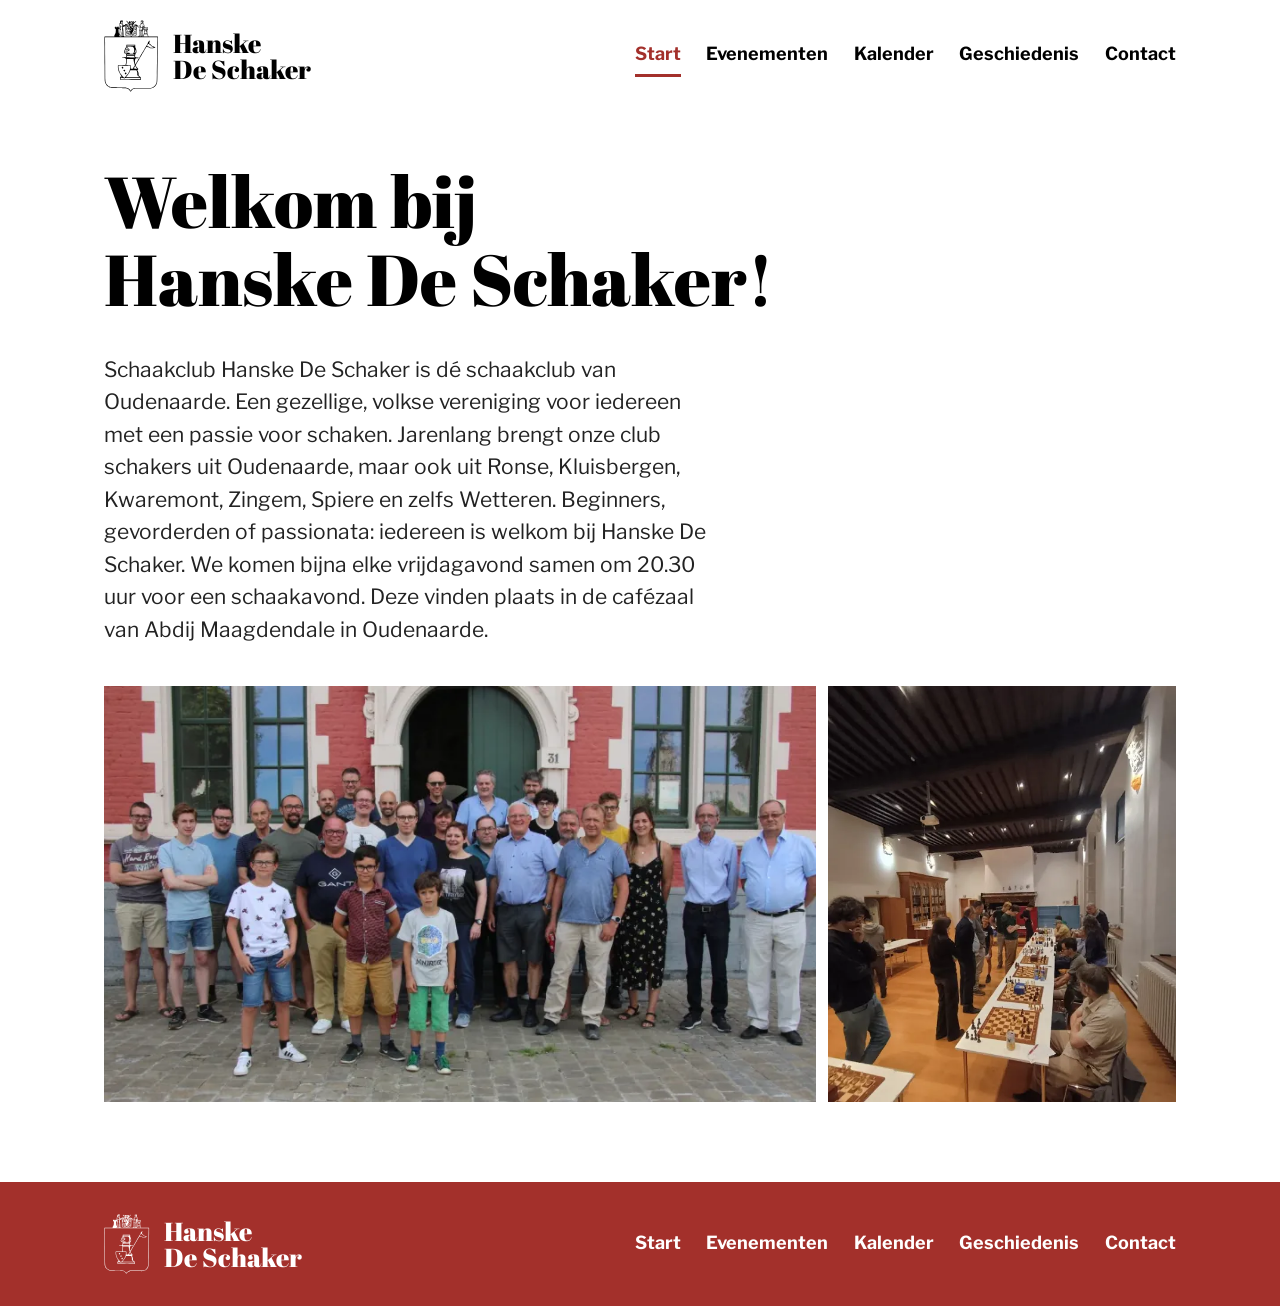
<file: index.html>
<!doctype html>
<html lang="nl">
<head>
  <meta charset="utf-8">
  <meta name="viewport" content="width=device-width, initial-scale=1">
  <title>Hanske De Schaker</title>
  <meta name="description" content="Schaakclub Hanske De Schaker is dé schaakclub van Oudenaarde. We komen bijna elke vrijdagavond samen om 20.30 uur in Abdij Maagdendale.">
  <meta property="og:title" content="Hanske De Schaker">
  <meta property="og:type" content="website">
  <meta property="og:image" content="https://www.hanskedeschaker.eu/images/logo/deelbeeld.png">
  <link rel="icon" href="favicon.svg" type="image/svg+xml">
  <link rel="apple-touch-icon" href="apple-touch-icon.png">
  <link rel="preload" href="fonts/abril-fatface.woff2" as="font" type="font/woff2" crossorigin>
  <link rel="preload" href="fonts/franklin-400.woff2" as="font" type="font/woff2" crossorigin>
  <link rel="stylesheet" href="css/style.css">
</head>
<body>
  <a class="skip" href="#inhoud">Naar de inhoud</a>

  <header class="site-header">
    <div class="wrap">
      <a class="brand" href="index.html">
        <img src="images/logo/schild.svg" width="998" height="1297" alt="">
        <span>Hanske<br>De Schaker</span>
      </a>
      <nav class="site-nav" aria-label="Hoofdmenu">
        <ul>
          <li><a href="index.html" aria-current="page">Start</a></li>
          <li><a href="evenementen.html">Evenementen</a></li>
          <li><a href="kalender.html">Kalender</a></li>
          <li><a href="geschiedenis.html">Geschiedenis</a></li>
          <li><a href="contact.html">Contact</a></li>
        </ul>
      </nav>
    </div>
  </header>

  <main id="inhoud" class="wrap home">
    <h1>Welkom bij <span class="name">Hanske <span class="nowrap">De Schaker!</span></span></h1>
    <p class="lead">Schaakclub Hanske De Schaker is dé schaakclub van Oudenaarde. Een gezellige, volkse vereniging voor iedereen met een passie voor schaken. Jarenlang brengt onze club schakers uit Oudenaarde, maar ook uit Ronse, Kluisbergen, Kwaremont, Zingem, Spiere en zelfs Wetteren. Beginners, gevorderden of passionata: iedereen is welkom bij Hanske De Schaker. We komen bijna elke vrijdagavond samen om 20.30 uur voor een schaakavond. Deze vinden plaats in de cafézaal van Abdij Maagdendale in Oudenaarde.</p>

    <div class="photo-pair">
      <img src="images/start/groepsfoto.webp" width="799" height="466" alt="Groepsfoto van de schakers van Hanske De Schaker">
      <img src="images/start/schaakavond.webp" width="584" height="696" alt="Een schaakavond van Hanske De Schaker">
    </div>
  </main>

  <footer class="site-footer">
    <div class="wrap">
      <a class="brand" href="index.html">
        <img src="images/logo/schild.svg" width="998" height="1297" alt="">
        <span>Hanske<br>De Schaker</span>
      </a>
      <nav aria-label="Menu onderaan">
        <ul>
          <li><a href="index.html">Start</a></li>
          <li><a href="evenementen.html">Evenementen</a></li>
          <li><a href="kalender.html">Kalender</a></li>
          <li><a href="geschiedenis.html">Geschiedenis</a></li>
          <li><a href="contact.html">Contact</a></li>
        </ul>
      </nav>
    </div>
  </footer>
</body>
</html>
</file>
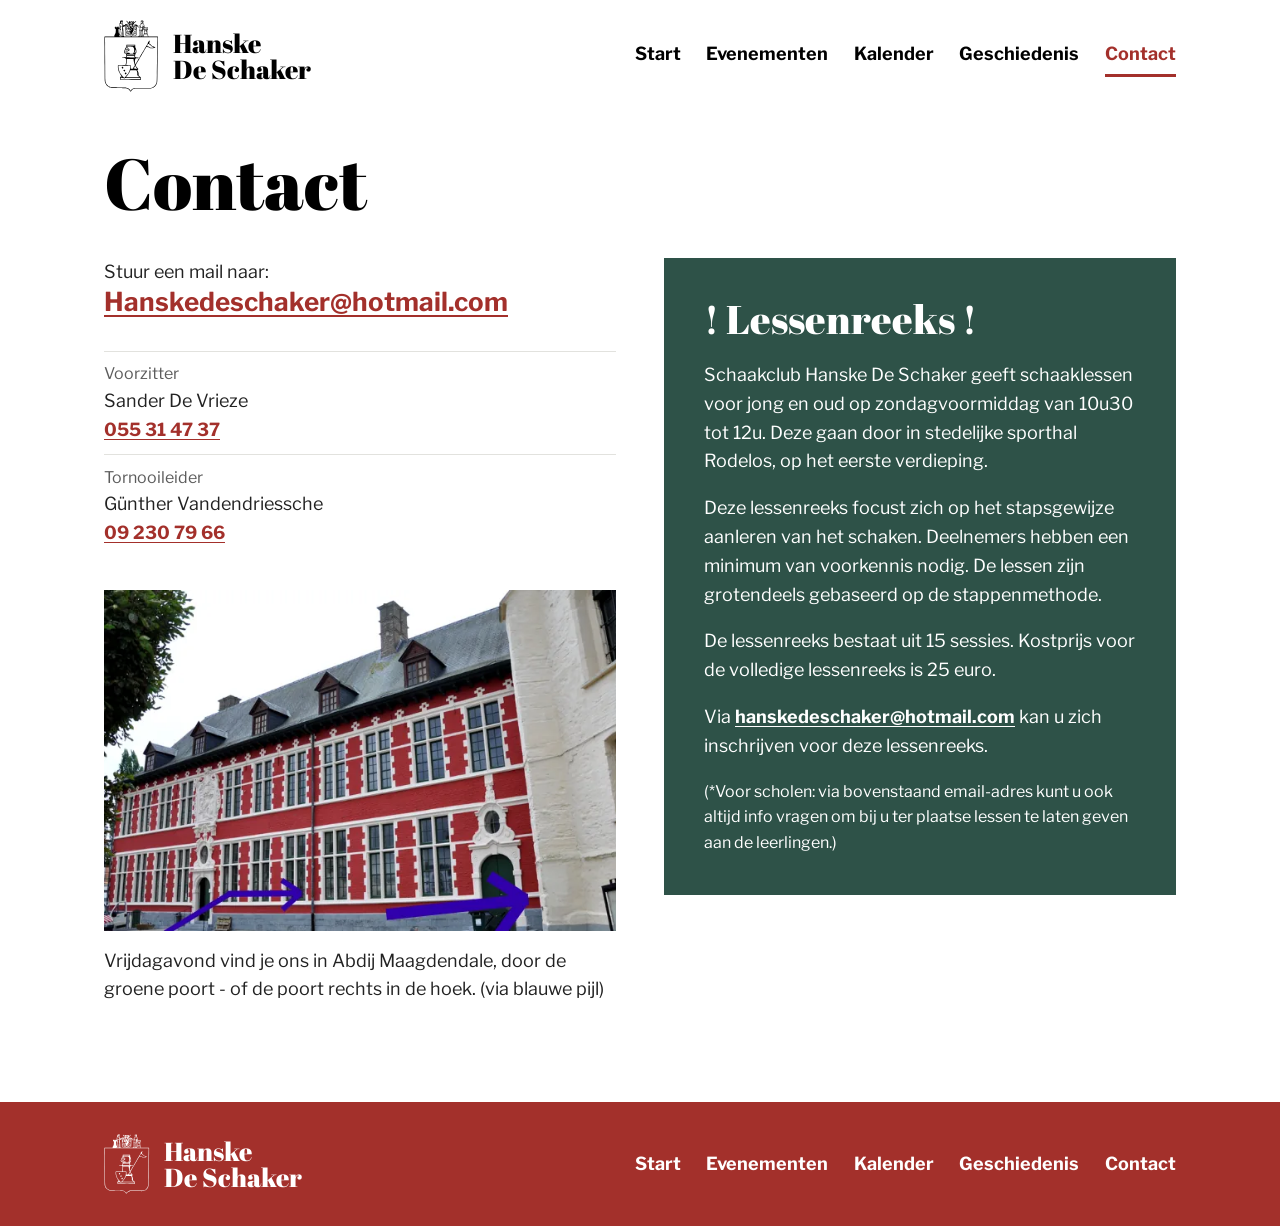
<file: contact.html>
<!doctype html>
<html lang="nl">
<head>
  <meta charset="utf-8">
  <meta name="viewport" content="width=device-width, initial-scale=1">
  <title>Contact — Hanske De Schaker</title>
  <meta property="og:title" content="Contact — Hanske De Schaker">
  <meta property="og:type" content="website">
  <meta property="og:image" content="https://www.hanskedeschaker.eu/images/logo/deelbeeld.png">
  <link rel="icon" href="favicon.svg" type="image/svg+xml">
  <link rel="apple-touch-icon" href="apple-touch-icon.png">
  <link rel="preload" href="fonts/abril-fatface.woff2" as="font" type="font/woff2" crossorigin>
  <link rel="preload" href="fonts/franklin-400.woff2" as="font" type="font/woff2" crossorigin>
  <link rel="stylesheet" href="css/style.css">
</head>
<body>
  <a class="skip" href="#inhoud">Naar de inhoud</a>

  <header class="site-header">
    <div class="wrap">
      <a class="brand" href="index.html">
        <img src="images/logo/schild.svg" width="998" height="1297" alt="">
        <span>Hanske<br>De Schaker</span>
      </a>
      <nav class="site-nav" aria-label="Hoofdmenu">
        <ul>
          <li><a href="index.html">Start</a></li>
          <li><a href="evenementen.html">Evenementen</a></li>
          <li><a href="kalender.html">Kalender</a></li>
          <li><a href="geschiedenis.html">Geschiedenis</a></li>
          <li><a href="contact.html" aria-current="page">Contact</a></li>
        </ul>
      </nav>
    </div>
  </header>

  <main id="inhoud" class="wrap">
    <h1>Contact</h1>

    <div class="contact">
      <div>
        <p>Stuur een mail naar:</p>
        <p class="mail"><a href="mailto:Hanskedeschaker@hotmail.com">Hanskedeschaker@hotmail.com</a></p>

        <dl class="people">
          <div>
            <dt>Voorzitter</dt>
            <dd>Sander De Vrieze</dd>
            <dd><a href="tel:+3255314737">055 31 47 37</a></dd>
          </div>
          <div>
            <dt>Tornooileider</dt>
            <dd>Günther Vandendriessche</dd>
            <dd><a href="tel:+3292307966">09 230 79 66</a></dd>
          </div>
        </dl>

        <div class="location">
          <figure>
            <img src="images/contact/abdij-maagdendale.webp" width="617" height="411" alt="Abdij Maagdendale in Oudenaarde, met blauwe pijlen naar de groene poort en naar de poort rechts in de hoek" loading="lazy" decoding="async">
          </figure>
          <p>Vrijdagavond vind je ons in Abdij Maagdendale, door de groene poort - of de poort rechts in de hoek. (via blauwe pijl)</p>
        </div>
      </div>

      <section class="lessons" aria-labelledby="lessenreeks">
        <h2 id="lessenreeks">! Lessenreeks !</h2>
        <p>Schaakclub Hanske De Schaker geeft schaaklessen voor jong en oud op zondagvoormiddag van 10u30 tot 12u. Deze gaan door in stedelijke sporthal Rodelos, op het eerste verdieping.</p>
        <p>Deze lessenreeks focust zich op het stapsgewijze aanleren van het schaken. Deelnemers hebben een minimum van voorkennis nodig. De lessen zijn grotendeels gebaseerd op de stappenmethode.</p>
        <p>De lessenreeks bestaat uit 15 sessies. Kostprijs voor de volledige lessenreeks is 25 euro.</p>
        <p>Via <a href="mailto:hanskedeschaker@hotmail.com">hanskedeschaker@hotmail.com</a> kan u zich inschrijven voor deze lessenreeks.</p>
        <p class="note">(*Voor scholen: via bovenstaand email-adres kunt u ook altijd info vragen om bij u ter plaatse lessen te laten geven aan de leerlingen.)</p>
      </section>
    </div>
  </main>

  <footer class="site-footer">
    <div class="wrap">
      <a class="brand" href="index.html">
        <img src="images/logo/schild.svg" width="998" height="1297" alt="">
        <span>Hanske<br>De Schaker</span>
      </a>
      <nav aria-label="Menu onderaan">
        <ul>
          <li><a href="index.html">Start</a></li>
          <li><a href="evenementen.html">Evenementen</a></li>
          <li><a href="kalender.html">Kalender</a></li>
          <li><a href="geschiedenis.html">Geschiedenis</a></li>
          <li><a href="contact.html">Contact</a></li>
        </ul>
      </nav>
    </div>
  </footer>
</body>
</html>
</file>
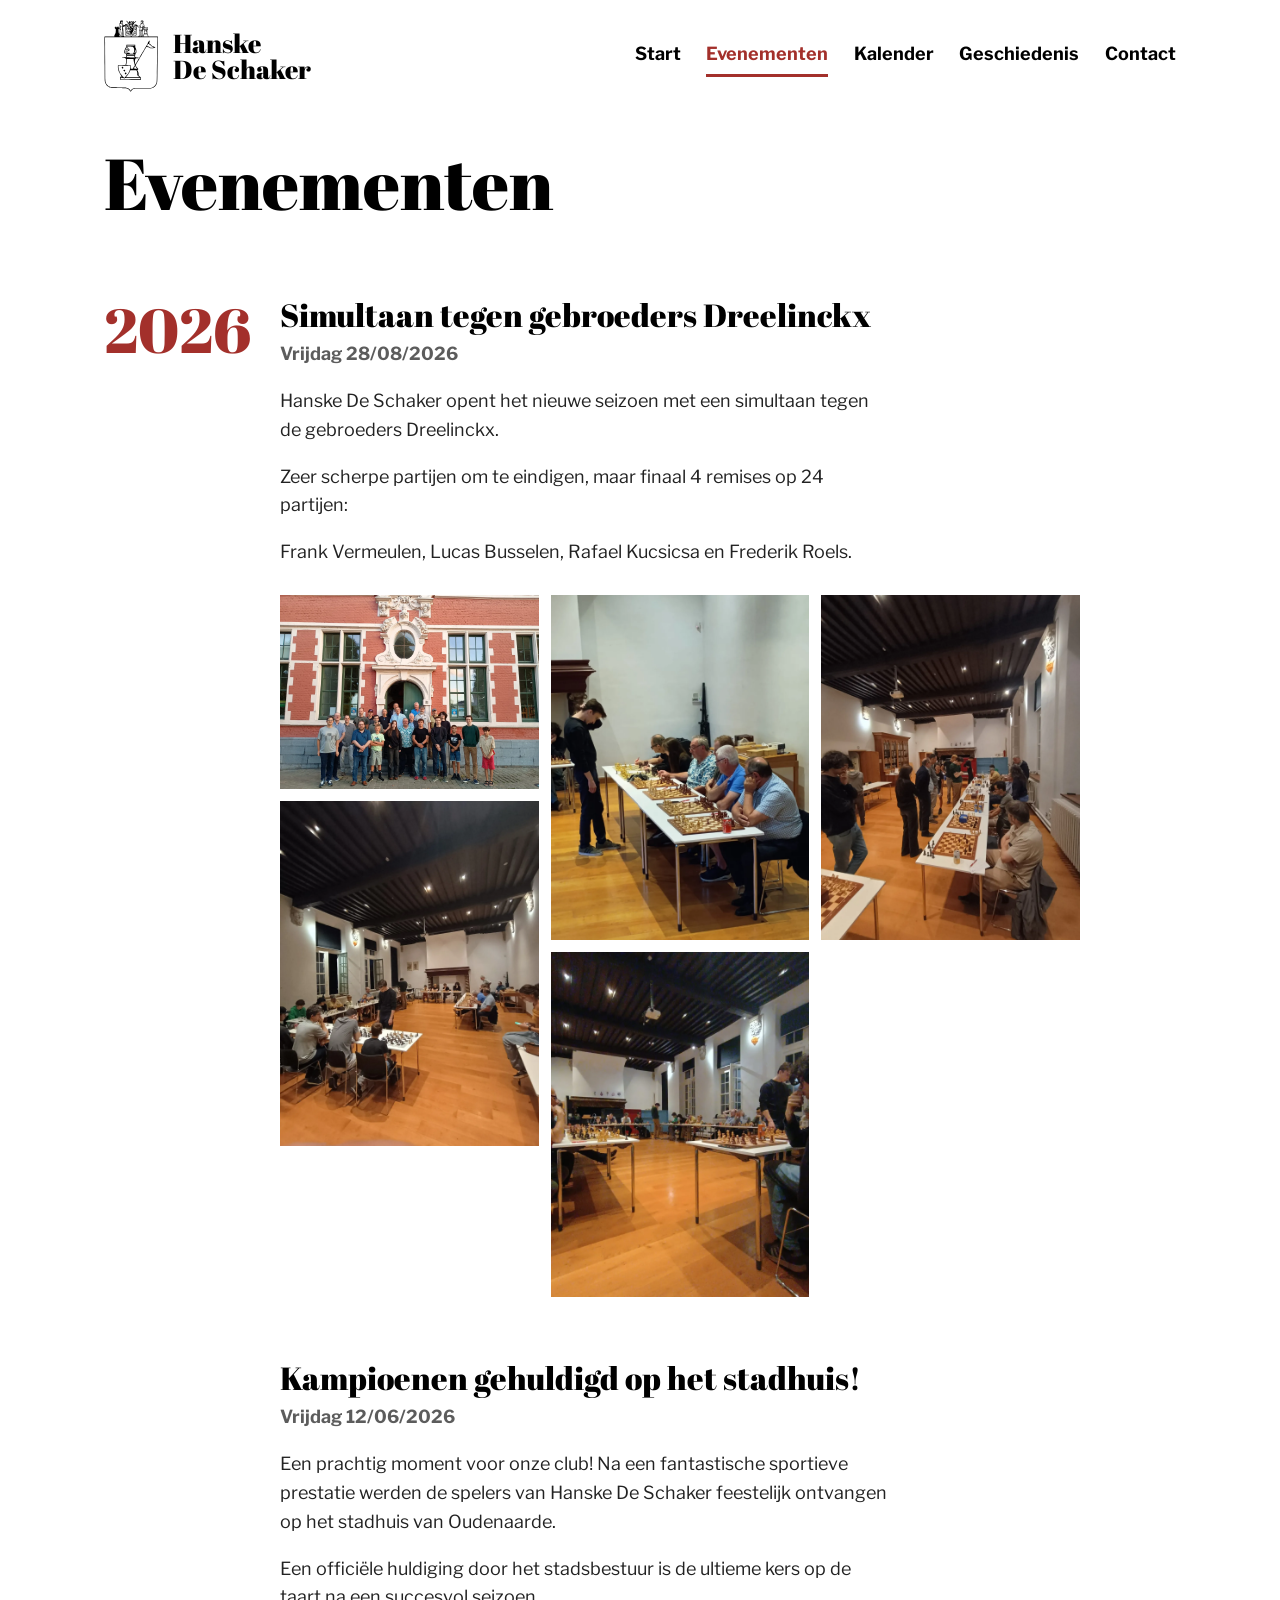
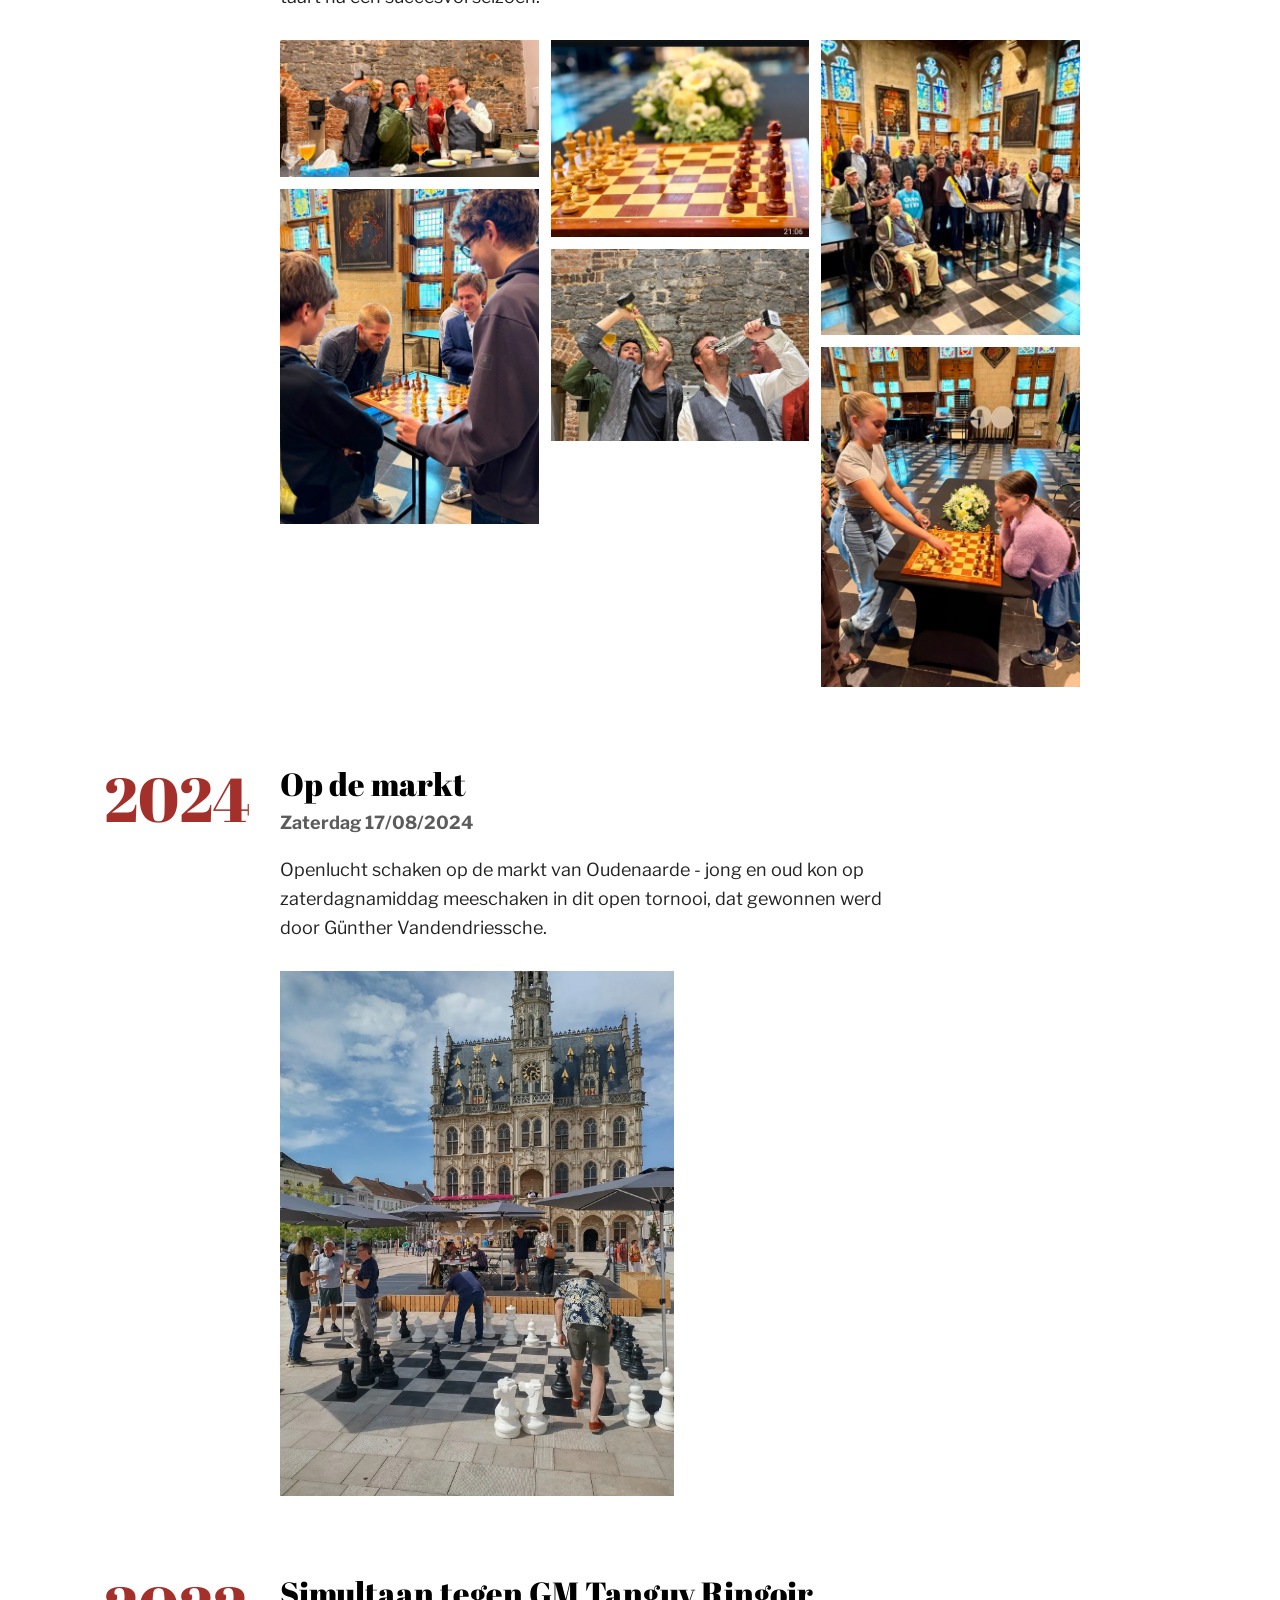
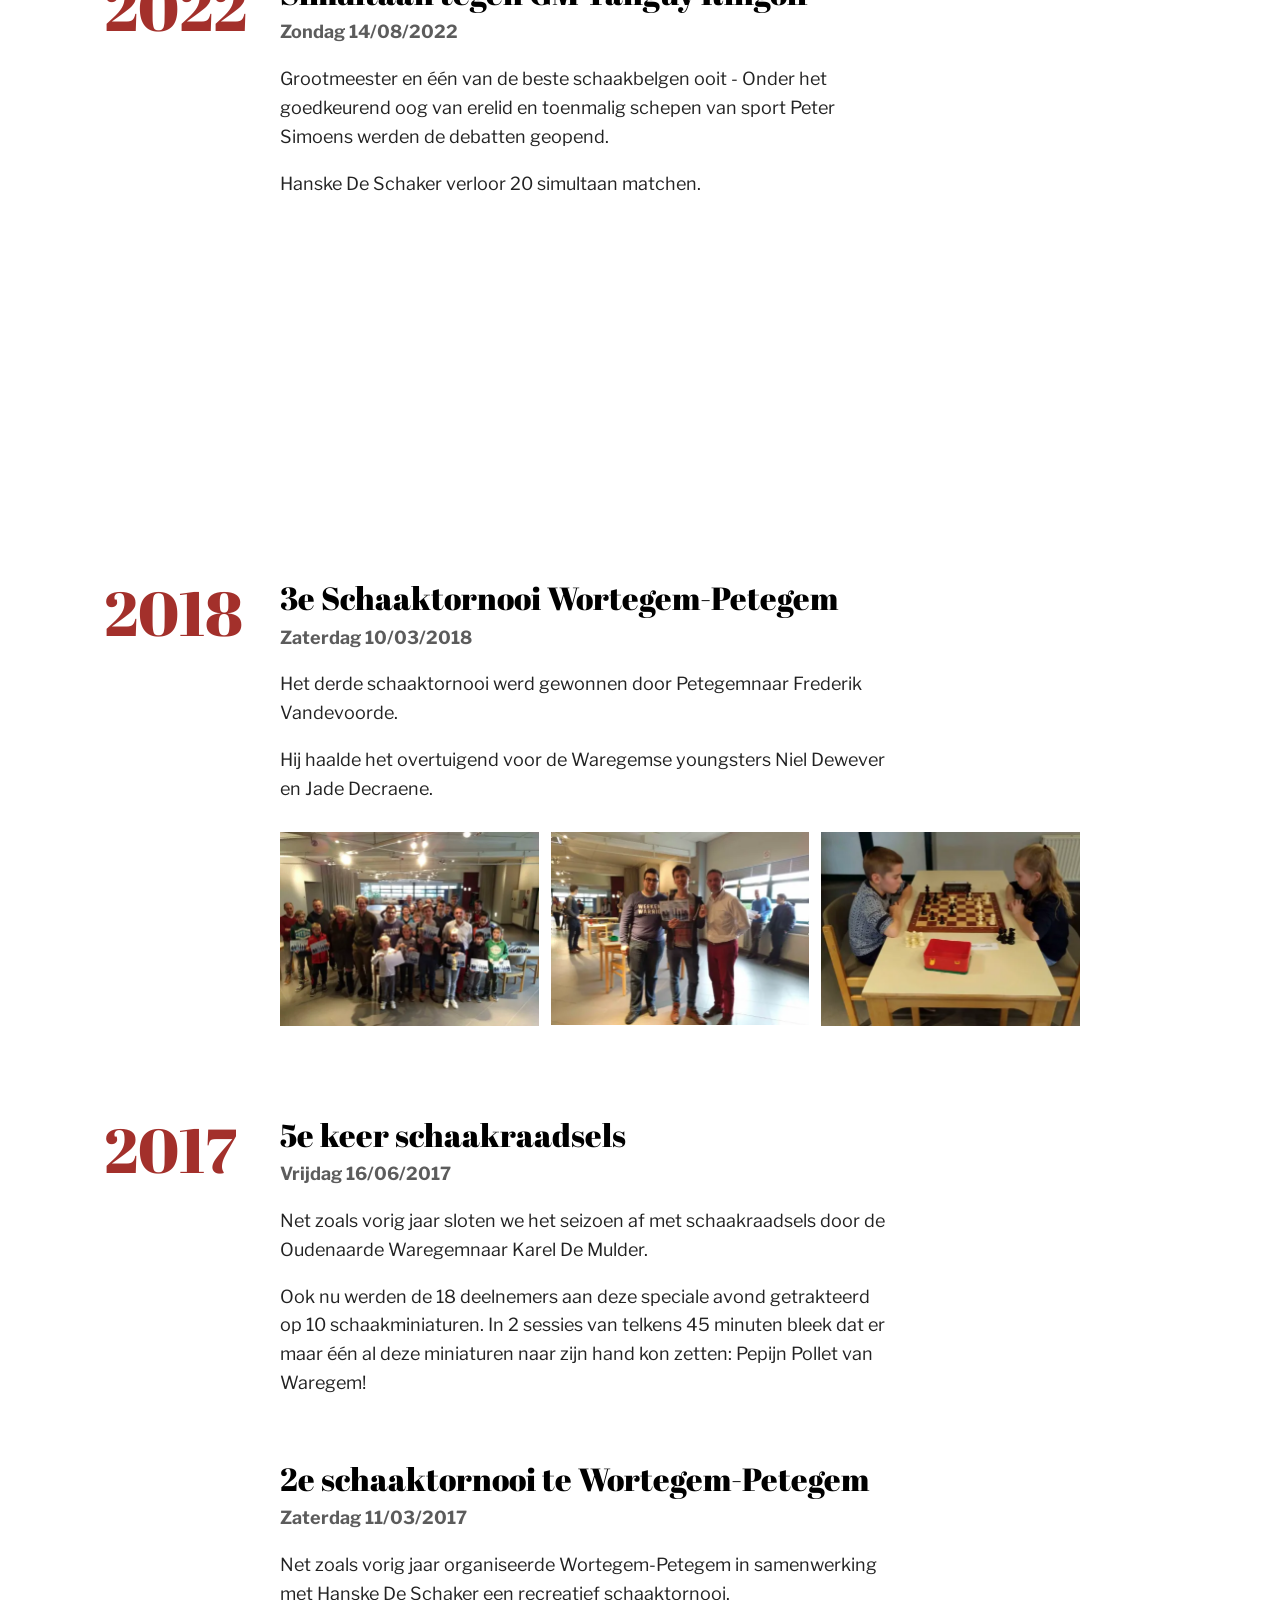
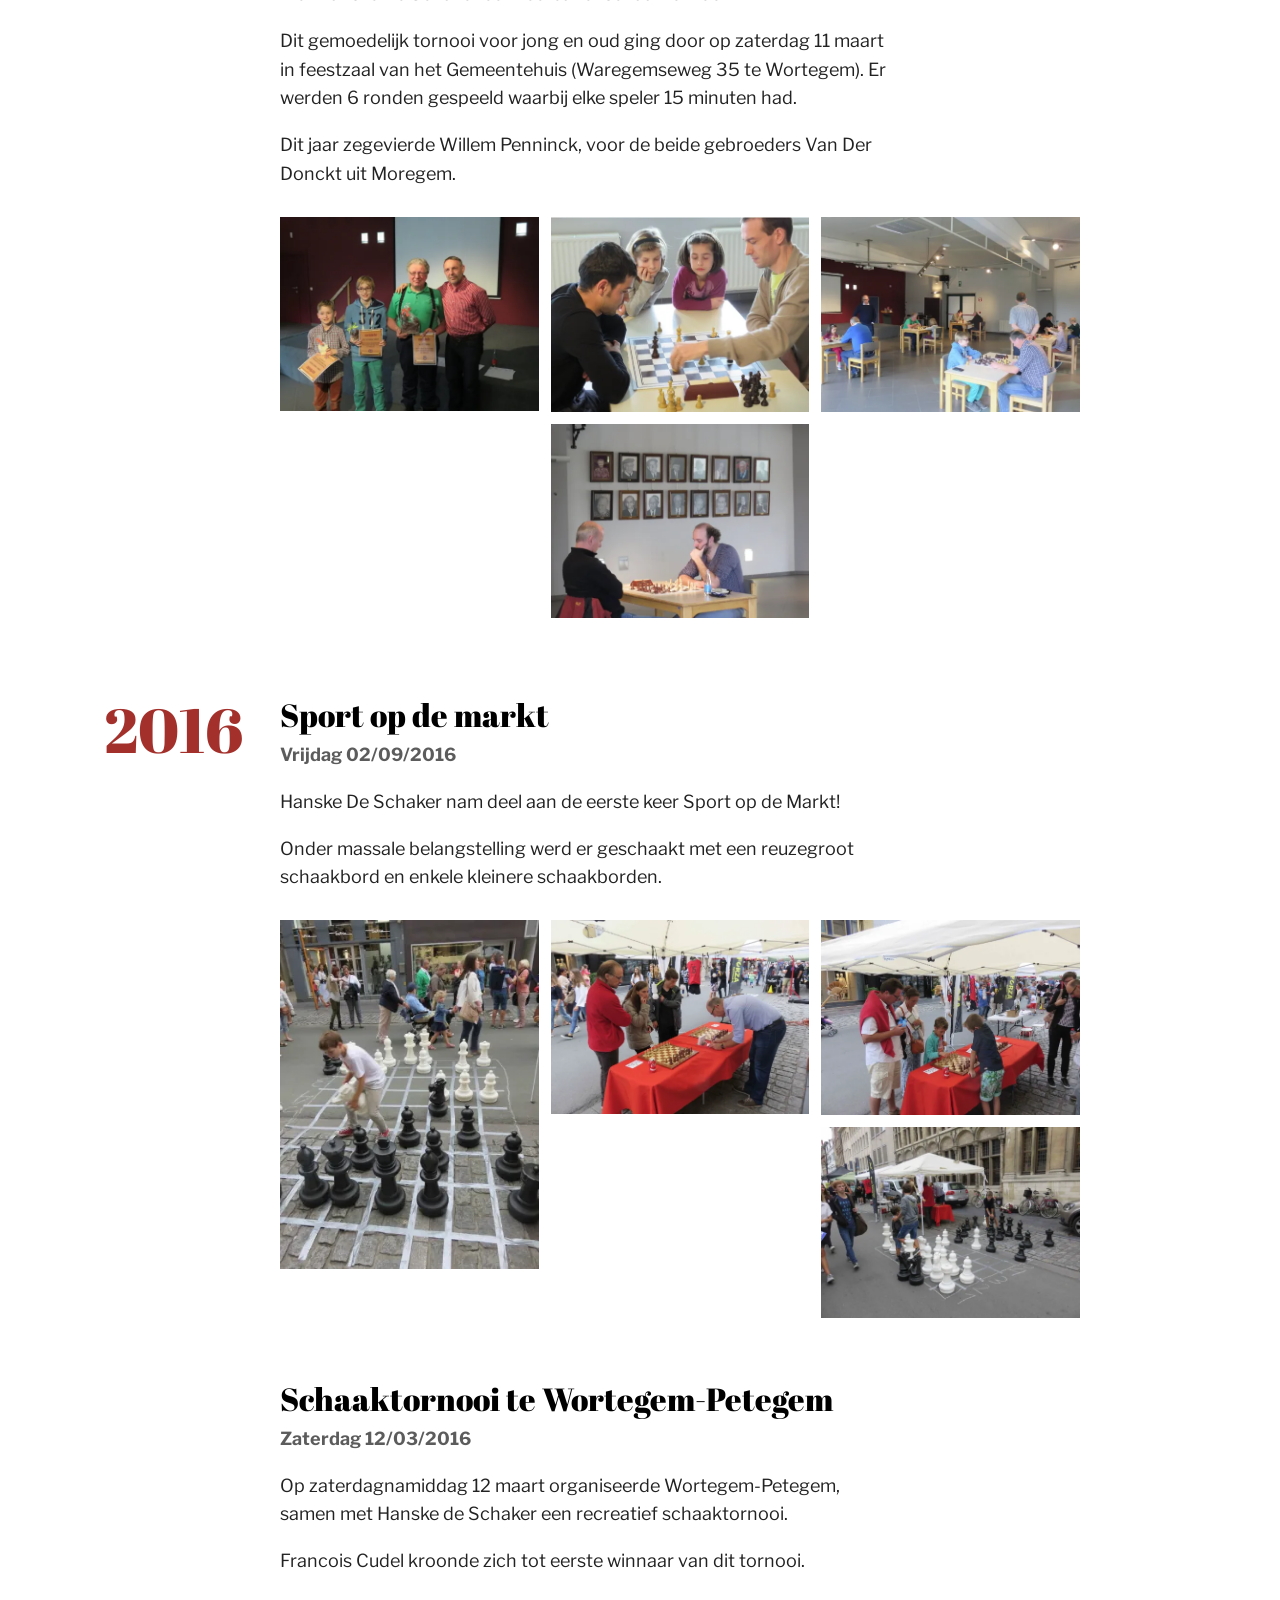
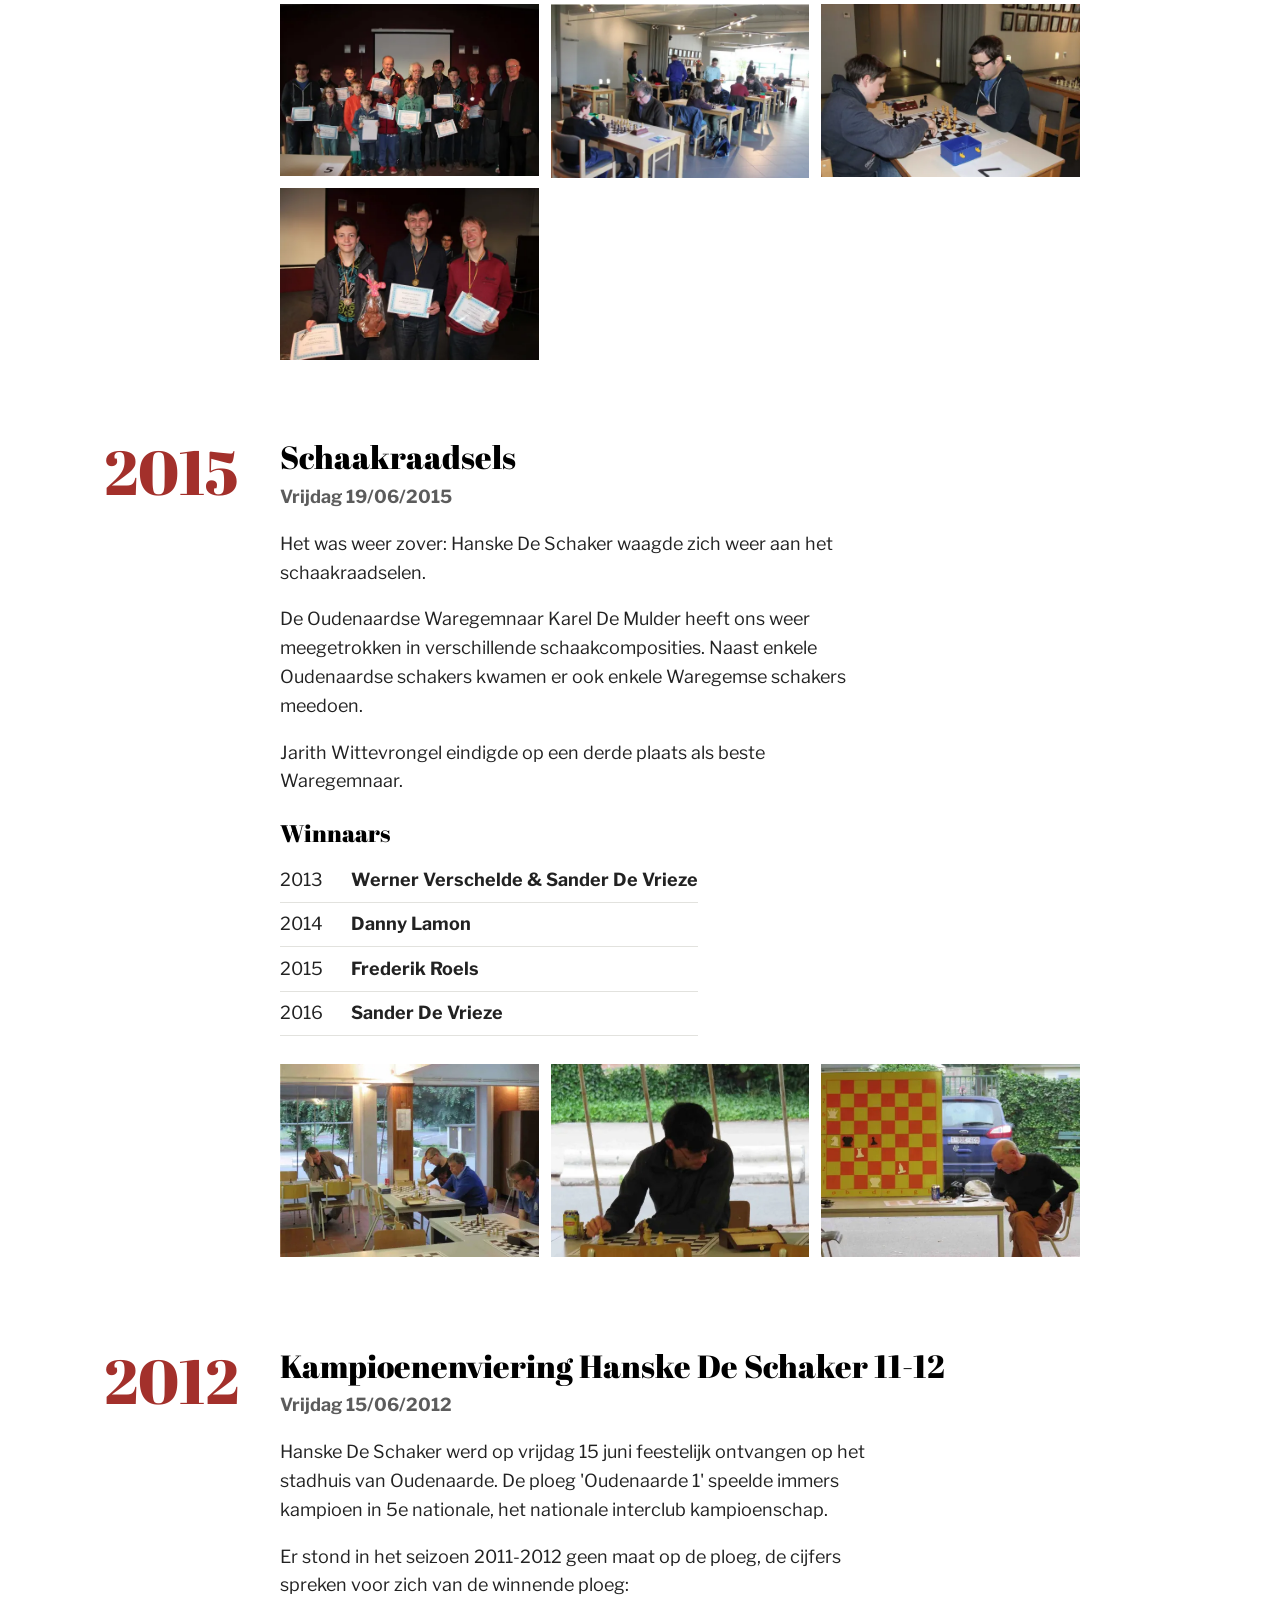
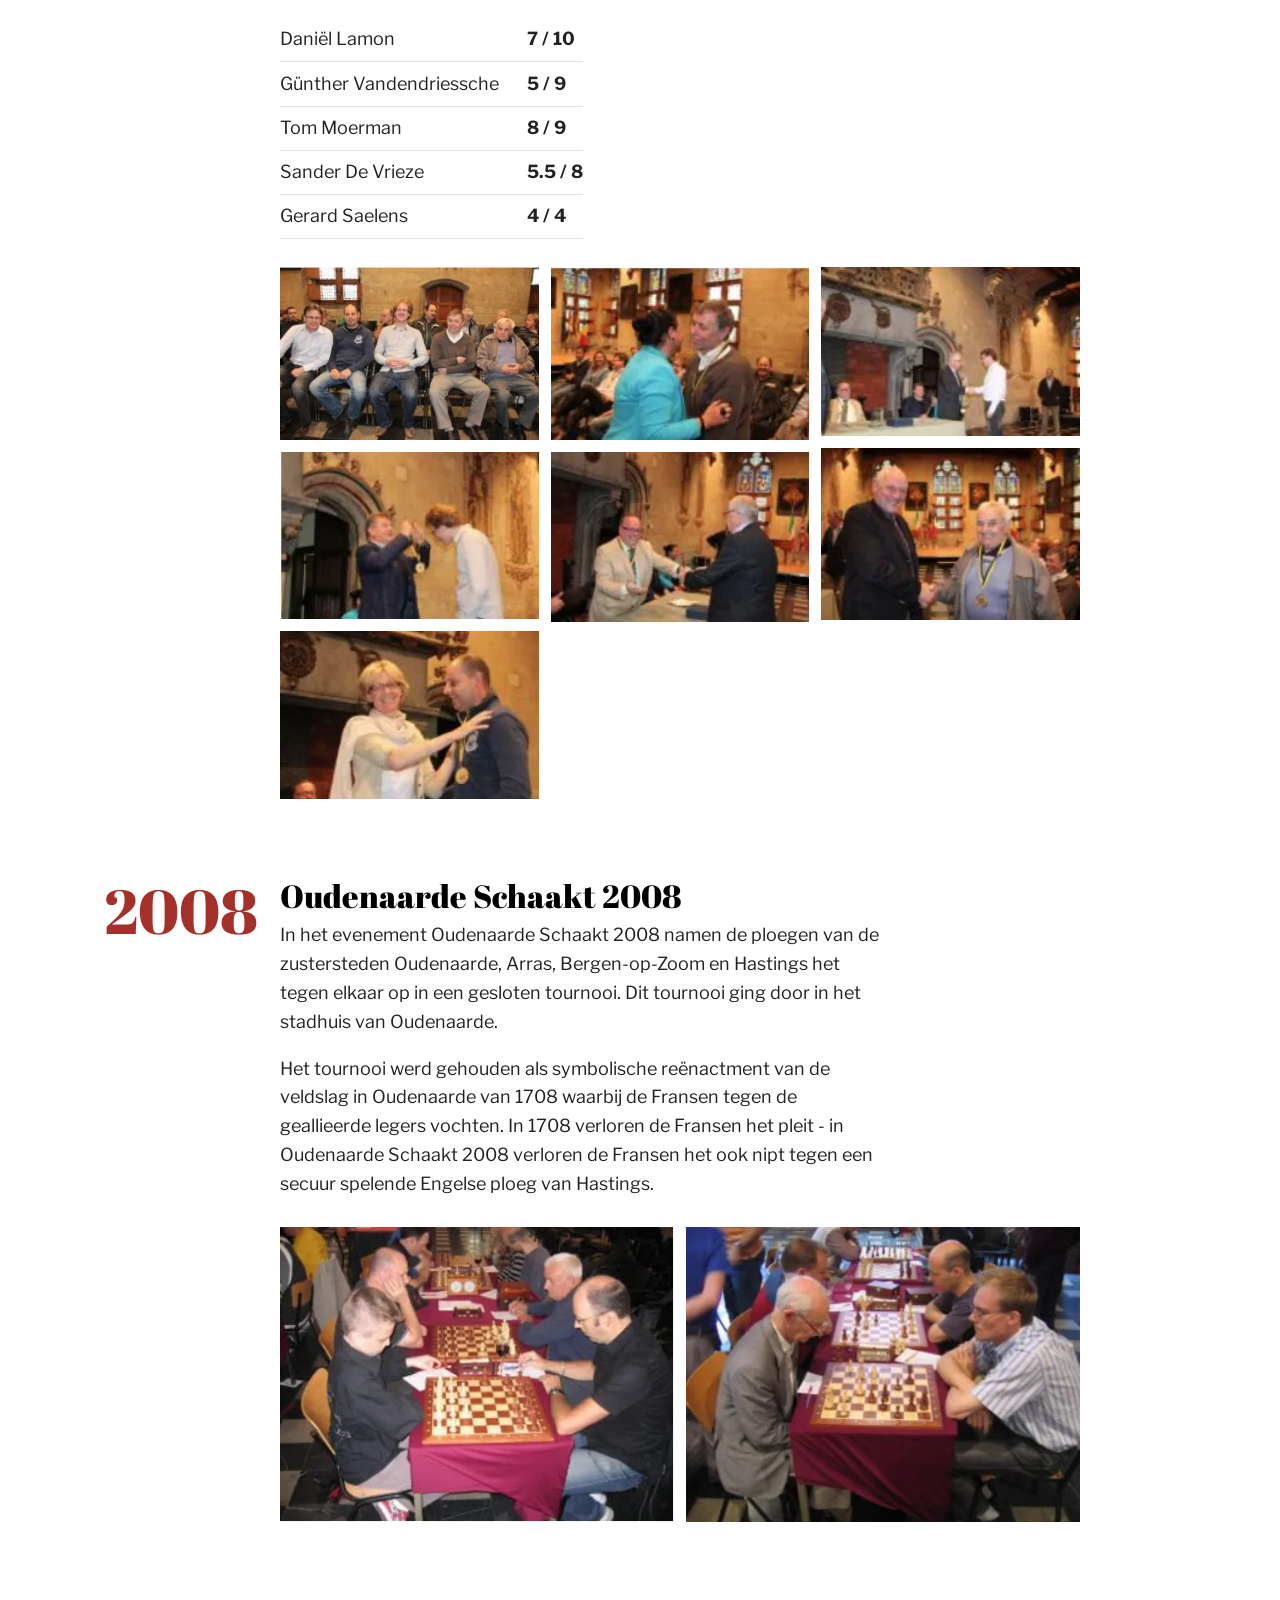
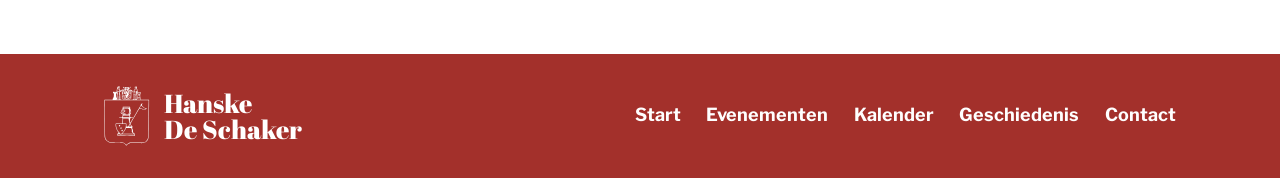
<file: evenementen.html>
<!doctype html>
<html lang="nl">
<head>
  <meta charset="utf-8">
  <meta name="viewport" content="width=device-width, initial-scale=1">
  <title>Evenementen — Hanske De Schaker</title>
  <meta property="og:title" content="Evenementen — Hanske De Schaker">
  <meta property="og:type" content="website">
  <meta property="og:image" content="https://www.hanskedeschaker.eu/images/logo/deelbeeld.png">
  <link rel="icon" href="favicon.svg" type="image/svg+xml">
  <link rel="apple-touch-icon" href="apple-touch-icon.png">
  <link rel="preload" href="fonts/abril-fatface.woff2" as="font" type="font/woff2" crossorigin>
  <link rel="preload" href="fonts/franklin-400.woff2" as="font" type="font/woff2" crossorigin>
  <link rel="stylesheet" href="css/style.css">
</head>
<body>
  <a class="skip" href="#inhoud">Naar de inhoud</a>

  <header class="site-header">
    <div class="wrap">
      <a class="brand" href="index.html">
        <img src="images/logo/schild.svg" width="998" height="1297" alt="">
        <span>Hanske<br>De Schaker</span>
      </a>
      <nav class="site-nav" aria-label="Hoofdmenu">
        <ul>
          <li><a href="index.html">Start</a></li>
          <li><a href="evenementen.html" aria-current="page">Evenementen</a></li>
          <li><a href="kalender.html">Kalender</a></li>
          <li><a href="geschiedenis.html">Geschiedenis</a></li>
          <li><a href="contact.html">Contact</a></li>
        </ul>
      </nav>
    </div>
  </header>

  <main id="inhoud" class="wrap">
    <h1>Evenementen</h1>

    <section class="year" aria-labelledby="jaar-2026">
      <h2 class="year-label" id="jaar-2026">2026</h2>
      <div class="year-events">
        <article class="event">
          <h3>Simultaan tegen gebroeders Dreelinckx</h3>
          <p class="date">Vrijdag 28/08/2026</p>
          <p>Hanske De Schaker opent het nieuwe seizoen met een simultaan tegen de gebroeders Dreelinckx.</p>
          <p>Zeer scherpe partijen om te eindigen, maar finaal 4 remises op 24 partijen:</p>
          <p>Frank Vermeulen, Lucas Busselen, Rafael Kucsicsa en Frederik Roels.</p>
          <div class="photos">
            <img src="images/evenementen/2026-simultaan-1.webp" width="1600" height="1200" alt="Simultaan tegen gebroeders Dreelinckx, foto 1" loading="lazy" decoding="async">
            <img src="images/evenementen/2026-simultaan-2.webp" width="1200" height="1600" alt="Simultaan tegen gebroeders Dreelinckx, foto 2" loading="lazy" decoding="async">
            <img src="images/evenementen/2026-simultaan-3.webp" width="1200" height="1600" alt="Simultaan tegen gebroeders Dreelinckx, foto 3" loading="lazy" decoding="async">
            <img src="images/evenementen/2026-simultaan-4.webp" width="1200" height="1600" alt="Simultaan tegen gebroeders Dreelinckx, foto 4" loading="lazy" decoding="async">
            <img src="images/evenementen/2026-simultaan-5.webp" width="1200" height="1600" alt="Simultaan tegen gebroeders Dreelinckx, foto 5" loading="lazy" decoding="async">
          </div>
        </article>

        <article class="event">
          <h3>Kampioenen gehuldigd op het stadhuis!</h3>
          <p class="date">Vrijdag 12/06/2026</p>
          <p>Een prachtig moment voor onze club! Na een fantastische sportieve prestatie werden de spelers van Hanske De Schaker feestelijk ontvangen op het stadhuis van Oudenaarde.</p>
          <p>Een officiële huldiging door het stadsbestuur is de ultieme kers op de taart na een succesvol seizoen.</p>
          <div class="photos">
            <img src="images/evenementen/2026-huldiging-1.webp" width="1080" height="572" alt="Kampioenen gehuldigd op het stadhuis!, foto 1" loading="lazy" decoding="async">
            <img src="images/evenementen/2026-huldiging-2.webp" width="1067" height="1383" alt="Kampioenen gehuldigd op het stadhuis!, foto 2" loading="lazy" decoding="async">
            <img src="images/evenementen/2026-huldiging-3.webp" width="1080" height="823" alt="Kampioenen gehuldigd op het stadhuis!, foto 3" loading="lazy" decoding="async">
            <img src="images/evenementen/2026-huldiging-4.webp" width="1080" height="799" alt="Kampioenen gehuldigd op het stadhuis!, foto 4" loading="lazy" decoding="async">
            <img src="images/evenementen/2026-huldiging-5.webp" width="1080" height="1231" alt="Kampioenen gehuldigd op het stadhuis!, foto 5" loading="lazy" decoding="async">
            <img src="images/evenementen/2026-huldiging-6.webp" width="1080" height="1419" alt="Kampioenen gehuldigd op het stadhuis!, foto 6" loading="lazy" decoding="async">
          </div>
        </article>
      </div>
    </section>

    <section class="year" aria-labelledby="jaar-2024">
      <h2 class="year-label" id="jaar-2024">2024</h2>
      <div class="year-events">
        <article class="event">
          <h3>Op de markt</h3>
          <p class="date">Zaterdag 17/08/2024</p>
          <p>Openlucht schaken op de markt van Oudenaarde - jong en oud kon op zaterdagnamiddag meeschaken in dit open tornooi, dat gewonnen werd door Günther Vandendriessche.</p>
          <div class="photos">
            <img src="images/evenementen/2024-markt-1.webp" width="1200" height="1600" alt="Op de markt, foto 1" loading="lazy" decoding="async">
            <img src="images/evenementen/2024-markt-2.webp" width="1600" height="1200" alt="Op de markt, foto 2" loading="lazy" decoding="async">
          </div>
        </article>
      </div>
    </section>

    <section class="year" aria-labelledby="jaar-2022">
      <h2 class="year-label" id="jaar-2022">2022</h2>
      <div class="year-events">
        <article class="event">
          <h3>Simultaan tegen GM Tanguy Ringoir</h3>
          <p class="date">Zondag 14/08/2022</p>
          <p>Grootmeester en één van de beste schaakbelgen ooit - Onder het goedkeurend oog van erelid en toenmalig schepen van sport Peter Simoens werden de debatten geopend.</p>
          <p>Hanske De Schaker verloor 20 simultaan matchen.</p>
          <div class="photos">
            <img src="images/evenementen/2022-ringoir-1.webp" width="1600" height="1067" alt="Simultaan tegen GM Tanguy Ringoir, foto 1" loading="lazy" decoding="async">
            <img src="images/evenementen/2022-ringoir-2.webp" width="1600" height="1067" alt="Simultaan tegen GM Tanguy Ringoir, foto 2" loading="lazy" decoding="async">
          </div>
        </article>
      </div>
    </section>

    <section class="year" aria-labelledby="jaar-2018">
      <h2 class="year-label" id="jaar-2018">2018</h2>
      <div class="year-events">
        <article class="event">
          <h3>3e Schaaktornooi Wortegem-Petegem</h3>
          <p class="date">Zaterdag 10/03/2018</p>
          <p>Het derde schaaktornooi werd gewonnen door Petegemnaar Frederik Vandevoorde.</p>
          <p>Hij haalde het overtuigend voor de Waregemse youngsters Niel Dewever en Jade Decraene.</p>
          <div class="photos">
            <img src="images/evenementen/2018-wortegem-1.webp" width="520" height="390" alt="3e Schaaktornooi Wortegem-Petegem, foto 1" loading="lazy" decoding="async">
            <img src="images/evenementen/2018-wortegem-2.webp" width="521" height="390" alt="3e Schaaktornooi Wortegem-Petegem, foto 2" loading="lazy" decoding="async">
            <img src="images/evenementen/2018-wortegem-3.webp" width="520" height="391" alt="3e Schaaktornooi Wortegem-Petegem, foto 3" loading="lazy" decoding="async">
          </div>
        </article>
      </div>
    </section>

    <section class="year" aria-labelledby="jaar-2017">
      <h2 class="year-label" id="jaar-2017">2017</h2>
      <div class="year-events">
        <article class="event">
          <h3>5e keer schaakraadsels</h3>
          <p class="date">Vrijdag 16/06/2017</p>
          <p>Net zoals vorig jaar sloten we het seizoen af met schaakraadsels door de Oudenaarde Waregemnaar Karel De Mulder.</p>
          <p>Ook nu werden de 18 deelnemers aan deze speciale avond getrakteerd op 10 schaakminiaturen. In 2 sessies van telkens 45 minuten bleek dat er maar één al deze miniaturen naar zijn hand kon zetten: Pepijn Pollet van Waregem!</p>
        </article>

        <article class="event">
          <h3>2e schaaktornooi te Wortegem-Petegem</h3>
          <p class="date">Zaterdag 11/03/2017</p>
          <p>Net zoals vorig jaar organiseerde Wortegem-Petegem in samenwerking met Hanske De Schaker een recreatief schaaktornooi.</p>
          <p>Dit gemoedelijk tornooi voor jong en oud ging door op zaterdag 11 maart in feestzaal van het Gemeentehuis (Waregemseweg 35 te Wortegem). Er werden 6 ronden gespeeld waarbij elke speler 15 minuten had.</p>
          <p>Dit jaar zegevierde Willem Penninck, voor de beide gebroeders Van Der Donckt uit Moregem.</p>
          <div class="photos">
            <img src="images/evenementen/2017-wortegem-1.webp" width="540" height="406" alt="2e schaaktornooi te Wortegem-Petegem, foto 1" loading="lazy" decoding="async">
            <img src="images/evenementen/2017-wortegem-2.webp" width="537" height="406" alt="2e schaaktornooi te Wortegem-Petegem, foto 2" loading="lazy" decoding="async">
            <img src="images/evenementen/2017-wortegem-3.webp" width="541" height="406" alt="2e schaaktornooi te Wortegem-Petegem, foto 3" loading="lazy" decoding="async">
            <img src="images/evenementen/2017-wortegem-4.webp" width="538" height="407" alt="2e schaaktornooi te Wortegem-Petegem, foto 4" loading="lazy" decoding="async">
          </div>
        </article>
      </div>
    </section>

    <section class="year" aria-labelledby="jaar-2016">
      <h2 class="year-label" id="jaar-2016">2016</h2>
      <div class="year-events">
        <article class="event">
          <h3>Sport op de markt</h3>
          <p class="date">Vrijdag 02/09/2016</p>
          <p>Hanske De Schaker nam deel aan de eerste keer Sport op de Markt!</p>
          <p>Onder massale belangstelling werd er geschaakt met een reuzegroot schaakbord en enkele kleinere schaakborden.</p>
          <div class="photos">
            <img src="images/evenementen/2016-sport-markt-1.webp" width="302" height="407" alt="Sport op de markt, foto 1" loading="lazy" decoding="async">
            <img src="images/evenementen/2016-sport-markt-2.webp" width="541" height="405" alt="Sport op de markt, foto 2" loading="lazy" decoding="async">
            <img src="images/evenementen/2016-sport-markt-3.webp" width="541" height="407" alt="Sport op de markt, foto 3" loading="lazy" decoding="async">
            <img src="images/evenementen/2016-sport-markt-4.webp" width="540" height="400" alt="Sport op de markt, foto 4" loading="lazy" decoding="async">
          </div>
        </article>

        <article class="event">
          <h3>Schaaktornooi te Wortegem-Petegem</h3>
          <p class="date">Zaterdag 12/03/2016</p>
          <p>Op zaterdagnamiddag 12 maart organiseerde Wortegem-Petegem, samen met Hanske de Schaker een recreatief schaaktornooi.</p>
          <p>Francois Cudel kroonde zich tot eerste winnaar van dit tornooi.</p>
          <div class="photos">
            <img src="images/evenementen/2016-wortegem-1.webp" width="609" height="405" alt="Schaaktornooi te Wortegem-Petegem, foto 1" loading="lazy" decoding="async">
            <img src="images/evenementen/2016-wortegem-2.webp" width="606" height="404" alt="Schaaktornooi te Wortegem-Petegem, foto 2" loading="lazy" decoding="async">
            <img src="images/evenementen/2016-wortegem-3.webp" width="608" height="408" alt="Schaaktornooi te Wortegem-Petegem, foto 3" loading="lazy" decoding="async">
            <img src="images/evenementen/2016-wortegem-4.webp" width="608" height="406" alt="Schaaktornooi te Wortegem-Petegem, foto 4" loading="lazy" decoding="async">
          </div>
        </article>
      </div>
    </section>

    <section class="year" aria-labelledby="jaar-2015">
      <h2 class="year-label" id="jaar-2015">2015</h2>
      <div class="year-events">
        <article class="event">
          <h3>Schaakraadsels</h3>
          <p class="date">Vrijdag 19/06/2015</p>
          <p>Het was weer zover: Hanske De Schaker waagde zich weer aan het schaakraadselen.</p>
          <p>De Oudenaardse Waregemnaar Karel De Mulder heeft ons weer meegetrokken in verschillende schaakcomposities. Naast enkele Oudenaardse schakers kwamen er ook enkele Waregemse schakers meedoen.</p>
          <p>Jarith Wittevrongel eindigde op een derde plaats als beste Waregemnaar.</p>
          <table class="scores">
            <caption>Winnaars</caption>
            <tbody>
              <tr><th scope="row">2013</th><td>Werner Verschelde &amp; Sander De Vrieze</td></tr>
              <tr><th scope="row">2014</th><td>Danny Lamon</td></tr>
              <tr><th scope="row">2015</th><td>Frederik Roels</td></tr>
              <tr><th scope="row">2016</th><td>Sander De Vrieze</td></tr>
            </tbody>
          </table>
          <div class="photos">
            <img src="images/evenementen/2015-raadsels-1.webp" width="482" height="360" alt="Schaakraadsels, foto 1" loading="lazy" decoding="async">
            <img src="images/evenementen/2015-raadsels-2.webp" width="482" height="360" alt="Schaakraadsels, foto 2" loading="lazy" decoding="async">
            <img src="images/evenementen/2015-raadsels-3.webp" width="480" height="359" alt="Schaakraadsels, foto 3" loading="lazy" decoding="async">
          </div>
        </article>
      </div>
    </section>

    <section class="year" aria-labelledby="jaar-2012">
      <h2 class="year-label" id="jaar-2012">2012</h2>
      <div class="year-events">
        <article class="event">
          <h3>Kampioenenviering Hanske De Schaker 11-12</h3>
          <p class="date">Vrijdag 15/06/2012</p>
          <p>Hanske De Schaker werd op vrijdag 15 juni feestelijk ontvangen op het stadhuis van Oudenaarde. De ploeg &#x27;Oudenaarde 1&#x27; speelde immers kampioen in 5e nationale, het nationale interclub kampioenschap.</p>
          <p>Er stond in het seizoen 2011-2012 geen maat op de ploeg, de cijfers spreken voor zich van de winnende ploeg:</p>
          <table class="scores">
            <tbody>
              <tr><th scope="row">Daniël Lamon</th><td>7 / 10</td></tr>
              <tr><th scope="row">Günther Vandendriessche</th><td>5 / 9</td></tr>
              <tr><th scope="row">Tom Moerman</th><td>8 / 9</td></tr>
              <tr><th scope="row">Sander De Vrieze</th><td>5.5 / 8</td></tr>
              <tr><th scope="row">Gerard Saelens</th><td>4 / 4</td></tr>
            </tbody>
          </table>
          <div class="photos small">
            <img src="images/evenementen/2012-kampioenen-1.webp" width="475" height="318" alt="Kampioenenviering Hanske De Schaker 11-12, foto 1" loading="lazy" decoding="async">
            <img src="images/evenementen/2012-kampioenen-2.webp" width="226" height="146" alt="Kampioenenviering Hanske De Schaker 11-12, foto 2" loading="lazy" decoding="async">
            <img src="images/evenementen/2012-kampioenen-3.webp" width="224" height="145" alt="Kampioenenviering Hanske De Schaker 11-12, foto 3" loading="lazy" decoding="async">
            <img src="images/evenementen/2012-kampioenen-4.webp" width="223" height="149" alt="Kampioenenviering Hanske De Schaker 11-12, foto 4" loading="lazy" decoding="async">
            <img src="images/evenementen/2012-kampioenen-5.webp" width="223" height="147" alt="Kampioenenviering Hanske De Schaker 11-12, foto 5" loading="lazy" decoding="async">
            <img src="images/evenementen/2012-kampioenen-6.webp" width="223" height="146" alt="Kampioenenviering Hanske De Schaker 11-12, foto 6" loading="lazy" decoding="async">
            <img src="images/evenementen/2012-kampioenen-7.webp" width="223" height="148" alt="Kampioenenviering Hanske De Schaker 11-12, foto 7" loading="lazy" decoding="async">
          </div>
        </article>
      </div>
    </section>

    <section class="year" aria-labelledby="jaar-2008">
      <h2 class="year-label" id="jaar-2008">2008</h2>
      <div class="year-events">
        <article class="event">
          <h3>Oudenaarde Schaakt 2008</h3>
          <p>In het evenement Oudenaarde Schaakt 2008 namen de ploegen van de zustersteden Oudenaarde, Arras, Bergen-op-Zoom en Hastings het tegen elkaar op in een gesloten tournooi. Dit tournooi ging door in het stadhuis van Oudenaarde.</p>
          <p>Het tournooi werd gehouden als symbolische reënactment van de veldslag in Oudenaarde van 1708 waarbij de Fransen tegen de geallieerde legers vochten. In 1708 verloren de Fransen het pleit - in Oudenaarde Schaakt 2008 verloren de Fransen het ook nipt tegen een secuur spelende Engelse ploeg van Hastings.</p>
          <div class="photos">
            <img src="images/evenementen/2008-oudenaarde-schaakt-1.webp" width="401" height="301" alt="Oudenaarde Schaakt 2008, foto 1" loading="lazy" decoding="async">
            <img src="images/evenementen/2008-oudenaarde-schaakt-2.webp" width="398" height="298" alt="Oudenaarde Schaakt 2008, foto 2" loading="lazy" decoding="async">
          </div>
        </article>
      </div>
    </section>
  </main>

  <footer class="site-footer">
    <div class="wrap">
      <a class="brand" href="index.html">
        <img src="images/logo/schild.svg" width="998" height="1297" alt="">
        <span>Hanske<br>De Schaker</span>
      </a>
      <nav aria-label="Menu onderaan">
        <ul>
          <li><a href="index.html">Start</a></li>
          <li><a href="evenementen.html">Evenementen</a></li>
          <li><a href="kalender.html">Kalender</a></li>
          <li><a href="geschiedenis.html">Geschiedenis</a></li>
          <li><a href="contact.html">Contact</a></li>
        </ul>
      </nav>
    </div>
  </footer>
</body>
</html>
</file>
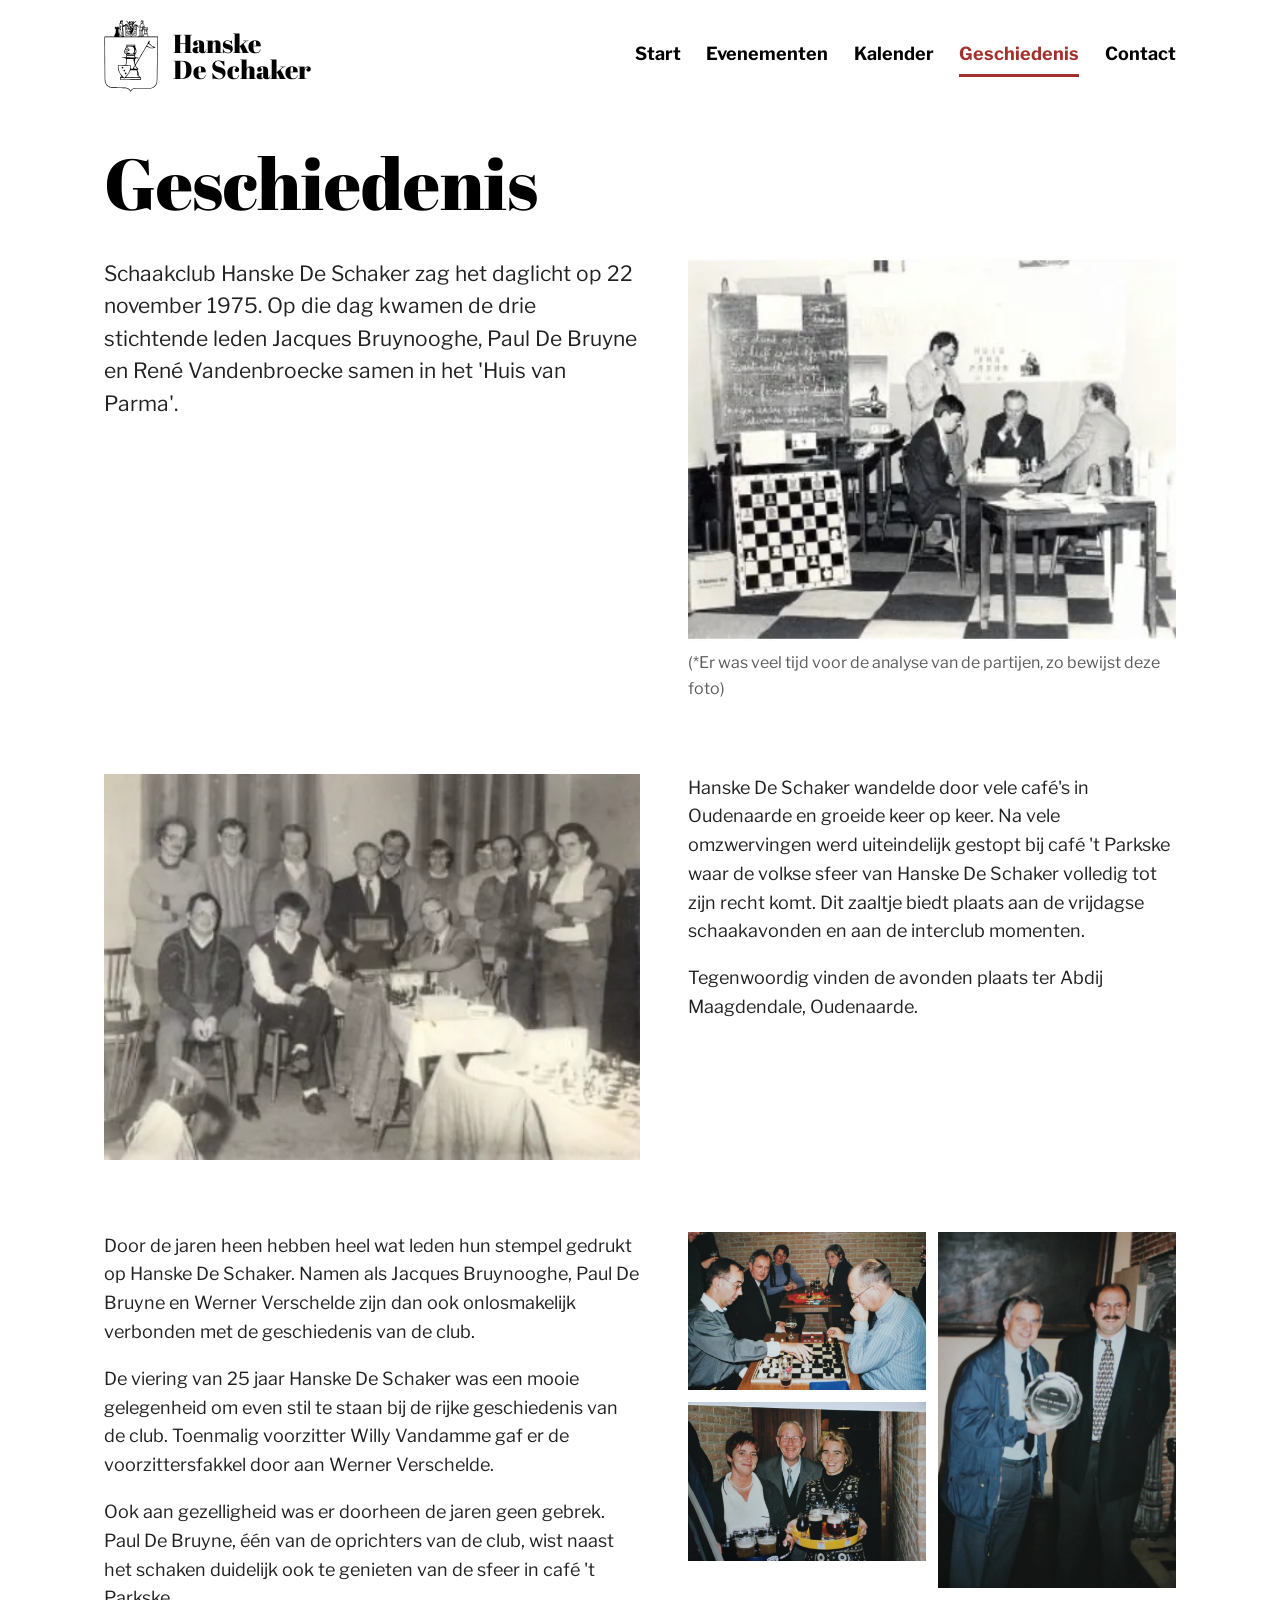
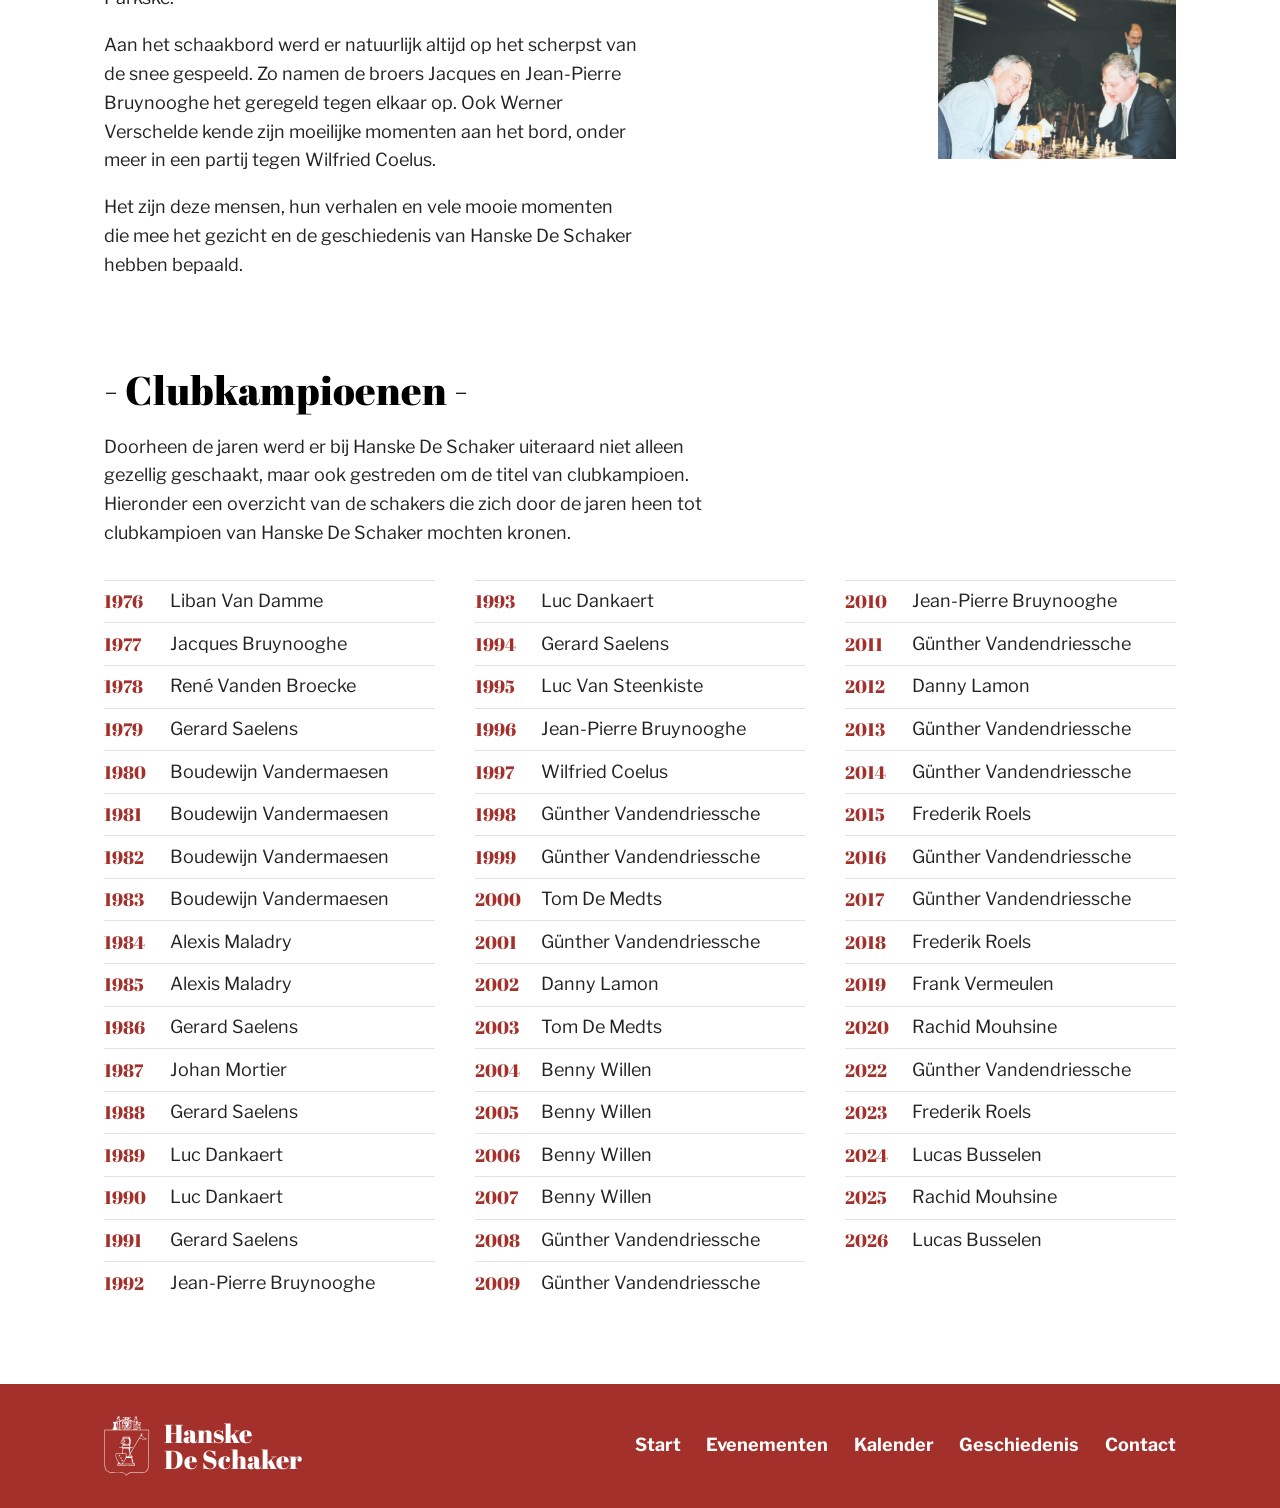
<file: geschiedenis.html>
<!doctype html>
<html lang="nl">
<head>
  <meta charset="utf-8">
  <meta name="viewport" content="width=device-width, initial-scale=1">
  <title>Geschiedenis — Hanske De Schaker</title>
  <meta property="og:title" content="Geschiedenis — Hanske De Schaker">
  <meta property="og:type" content="website">
  <meta property="og:image" content="https://www.hanskedeschaker.eu/images/logo/deelbeeld.png">
  <link rel="icon" href="favicon.svg" type="image/svg+xml">
  <link rel="apple-touch-icon" href="apple-touch-icon.png">
  <link rel="preload" href="fonts/abril-fatface.woff2" as="font" type="font/woff2" crossorigin>
  <link rel="preload" href="fonts/franklin-400.woff2" as="font" type="font/woff2" crossorigin>
  <link rel="stylesheet" href="css/style.css">
</head>
<body>
  <a class="skip" href="#inhoud">Naar de inhoud</a>

  <header class="site-header">
    <div class="wrap">
      <a class="brand" href="index.html">
        <img src="images/logo/schild.svg" width="998" height="1297" alt="">
        <span>Hanske<br>De Schaker</span>
      </a>
      <nav class="site-nav" aria-label="Hoofdmenu">
        <ul>
          <li><a href="index.html">Start</a></li>
          <li><a href="evenementen.html">Evenementen</a></li>
          <li><a href="kalender.html">Kalender</a></li>
          <li><a href="geschiedenis.html" aria-current="page">Geschiedenis</a></li>
          <li><a href="contact.html">Contact</a></li>
        </ul>
      </nav>
    </div>
  </header>

  <main id="inhoud" class="wrap">
    <h1>Geschiedenis</h1>

    <div class="story">
      <div class="text">
        <p class="lead">Schaakclub Hanske De Schaker zag het daglicht op 22 november 1975. Op die dag kwamen de drie stichtende leden Jacques Bruynooghe, Paul De Bruyne en René Vandenbroecke samen in het 'Huis van Parma'.</p>
      </div>
      <figure>
        <img src="images/geschiedenis/huis-van-parma.webp" width="438" height="344" alt="Zwart-witfoto: schakers analyseren een partij in het Huis van Parma">
        <figcaption>(*Er was veel tijd voor de analyse van de partijen, zo bewijst deze foto)</figcaption>
      </figure>
    </div>

    <div class="story reverse">
      <div class="text">
        <p>Hanske De Schaker wandelde door vele café's in Oudenaarde en groeide keer op keer. Na vele omzwervingen werd uiteindelijk gestopt bij café 't Parkske waar de volkse sfeer van Hanske De Schaker volledig tot zijn recht komt. Dit zaaltje biedt plaats aan de vrijdagse schaakavonden en aan de interclub momenten.</p>
        <p>Tegenwoordig vinden de avonden plaats ter Abdij Maagdendale, Oudenaarde.</p>
      </div>
      <figure>
        <img src="images/geschiedenis/archief-groepsfoto.webp" width="471" height="339" alt="Zwart-witfoto: leden van Hanske De Schaker bij een viering" loading="lazy" decoding="async">
      </figure>
    </div>

    <div class="story">
      <div class="text">
        <p>Door de jaren heen hebben heel wat leden hun stempel gedrukt op Hanske De Schaker. Namen als Jacques Bruynooghe, Paul De Bruyne en Werner Verschelde zijn dan ook onlosmakelijk verbonden met de geschiedenis van de club.</p>
        <p>De viering van 25 jaar Hanske De Schaker was een mooie gelegenheid om even stil te staan bij de rijke geschiedenis van de club. Toenmalig voorzitter Willy Vandamme gaf er de voorzittersfakkel door aan Werner Verschelde.</p>
        <p>Ook aan gezelligheid was er doorheen de jaren geen gebrek. Paul De Bruyne, één van de oprichters van de club, wist naast het schaken duidelijk ook te genieten van de sfeer in café 't Parkske.</p>
        <p>Aan het schaakbord werd er natuurlijk altijd op het scherpst van de snee gespeeld. Zo namen de broers Jacques en Jean-Pierre Bruynooghe het geregeld tegen elkaar op. Ook Werner Verschelde kende zijn moeilijke momenten aan het bord, onder meer in een partij tegen Wilfried Coelus.</p>
        <p>Het zijn deze mensen, hun verhalen en vele mooie momenten die mee het gezicht en de geschiedenis van Hanske De Schaker hebben bepaald.</p>
      </div>
      <div class="archive">
        <img src="images/geschiedenis/schaakarchief-019.webp" width="1600" height="1067" alt="Foto uit het schaakarchief van Hanske De Schaker" loading="lazy" decoding="async">
        <img src="images/geschiedenis/schaakarchief-016.webp" width="1600" height="1067" alt="Foto uit het schaakarchief van Hanske De Schaker" loading="lazy" decoding="async">
        <img src="images/geschiedenis/schaakarchief-008.webp" width="1067" height="1600" alt="Foto uit het schaakarchief van Hanske De Schaker" loading="lazy" decoding="async">
        <img src="images/geschiedenis/schaakarchief-020.webp" width="1600" height="1067" alt="Foto uit het schaakarchief van Hanske De Schaker" loading="lazy" decoding="async">
      </div>
    </div>

    <section aria-labelledby="clubkampioenen">
      <h2 id="clubkampioenen">- Clubkampioenen -</h2>
      <p class="text">Doorheen de jaren werd er bij Hanske De Schaker uiteraard niet alleen gezellig geschaakt, maar ook gestreden om de titel van clubkampioen. Hieronder een overzicht van de schakers die zich door de jaren heen tot clubkampioen van Hanske De Schaker mochten kronen.</p>

      <!-- To add a champion: copy the last line and change the year and name. -->
      <ol class="champions">
      <li><span class="year-number">1976</span> <span>Liban Van Damme</span></li>
      <li><span class="year-number">1977</span> <span>Jacques Bruynooghe</span></li>
      <li><span class="year-number">1978</span> <span>René Vanden Broecke</span></li>
      <li><span class="year-number">1979</span> <span>Gerard Saelens</span></li>
      <li><span class="year-number">1980</span> <span>Boudewijn Vandermaesen</span></li>
      <li><span class="year-number">1981</span> <span>Boudewijn Vandermaesen</span></li>
      <li><span class="year-number">1982</span> <span>Boudewijn Vandermaesen</span></li>
      <li><span class="year-number">1983</span> <span>Boudewijn Vandermaesen</span></li>
      <li><span class="year-number">1984</span> <span>Alexis Maladry</span></li>
      <li><span class="year-number">1985</span> <span>Alexis Maladry</span></li>
      <li><span class="year-number">1986</span> <span>Gerard Saelens</span></li>
      <li><span class="year-number">1987</span> <span>Johan Mortier</span></li>
      <li><span class="year-number">1988</span> <span>Gerard Saelens</span></li>
      <li><span class="year-number">1989</span> <span>Luc Dankaert</span></li>
      <li><span class="year-number">1990</span> <span>Luc Dankaert</span></li>
      <li><span class="year-number">1991</span> <span>Gerard Saelens</span></li>
      <li><span class="year-number">1992</span> <span>Jean-Pierre Bruynooghe</span></li>
      <li><span class="year-number">1993</span> <span>Luc Dankaert</span></li>
      <li><span class="year-number">1994</span> <span>Gerard Saelens</span></li>
      <li><span class="year-number">1995</span> <span>Luc Van Steenkiste</span></li>
      <li><span class="year-number">1996</span> <span>Jean-Pierre Bruynooghe</span></li>
      <li><span class="year-number">1997</span> <span>Wilfried Coelus</span></li>
      <li><span class="year-number">1998</span> <span>Günther Vandendriessche</span></li>
      <li><span class="year-number">1999</span> <span>Günther Vandendriessche</span></li>
      <li><span class="year-number">2000</span> <span>Tom De Medts</span></li>
      <li><span class="year-number">2001</span> <span>Günther Vandendriessche</span></li>
      <li><span class="year-number">2002</span> <span>Danny Lamon</span></li>
      <li><span class="year-number">2003</span> <span>Tom De Medts</span></li>
      <li><span class="year-number">2004</span> <span>Benny Willen</span></li>
      <li><span class="year-number">2005</span> <span>Benny Willen</span></li>
      <li><span class="year-number">2006</span> <span>Benny Willen</span></li>
      <li><span class="year-number">2007</span> <span>Benny Willen</span></li>
      <li><span class="year-number">2008</span> <span>Günther Vandendriessche</span></li>
      <li><span class="year-number">2009</span> <span>Günther Vandendriessche</span></li>
      <li><span class="year-number">2010</span> <span>Jean-Pierre Bruynooghe</span></li>
      <li><span class="year-number">2011</span> <span>Günther Vandendriessche</span></li>
      <li><span class="year-number">2012</span> <span>Danny Lamon</span></li>
      <li><span class="year-number">2013</span> <span>Günther Vandendriessche</span></li>
      <li><span class="year-number">2014</span> <span>Günther Vandendriessche</span></li>
      <li><span class="year-number">2015</span> <span>Frederik Roels</span></li>
      <li><span class="year-number">2016</span> <span>Günther Vandendriessche</span></li>
      <li><span class="year-number">2017</span> <span>Günther Vandendriessche</span></li>
      <li><span class="year-number">2018</span> <span>Frederik Roels</span></li>
      <li><span class="year-number">2019</span> <span>Frank Vermeulen</span></li>
      <li><span class="year-number">2020</span> <span>Rachid Mouhsine</span></li>
      <li><span class="year-number">2022</span> <span>Günther Vandendriessche</span></li>
      <li><span class="year-number">2023</span> <span>Frederik Roels</span></li>
      <li><span class="year-number">2024</span> <span>Lucas Busselen</span></li>
      <li><span class="year-number">2025</span> <span>Rachid Mouhsine</span></li>
      <li><span class="year-number">2026</span> <span>Lucas Busselen</span></li>
      </ol>
    </section>
  </main>

  <footer class="site-footer">
    <div class="wrap">
      <a class="brand" href="index.html">
        <img src="images/logo/schild.svg" width="998" height="1297" alt="">
        <span>Hanske<br>De Schaker</span>
      </a>
      <nav aria-label="Menu onderaan">
        <ul>
          <li><a href="index.html">Start</a></li>
          <li><a href="evenementen.html">Evenementen</a></li>
          <li><a href="kalender.html">Kalender</a></li>
          <li><a href="geschiedenis.html">Geschiedenis</a></li>
          <li><a href="contact.html">Contact</a></li>
        </ul>
      </nav>
    </div>
  </footer>
</body>
</html>
</file>
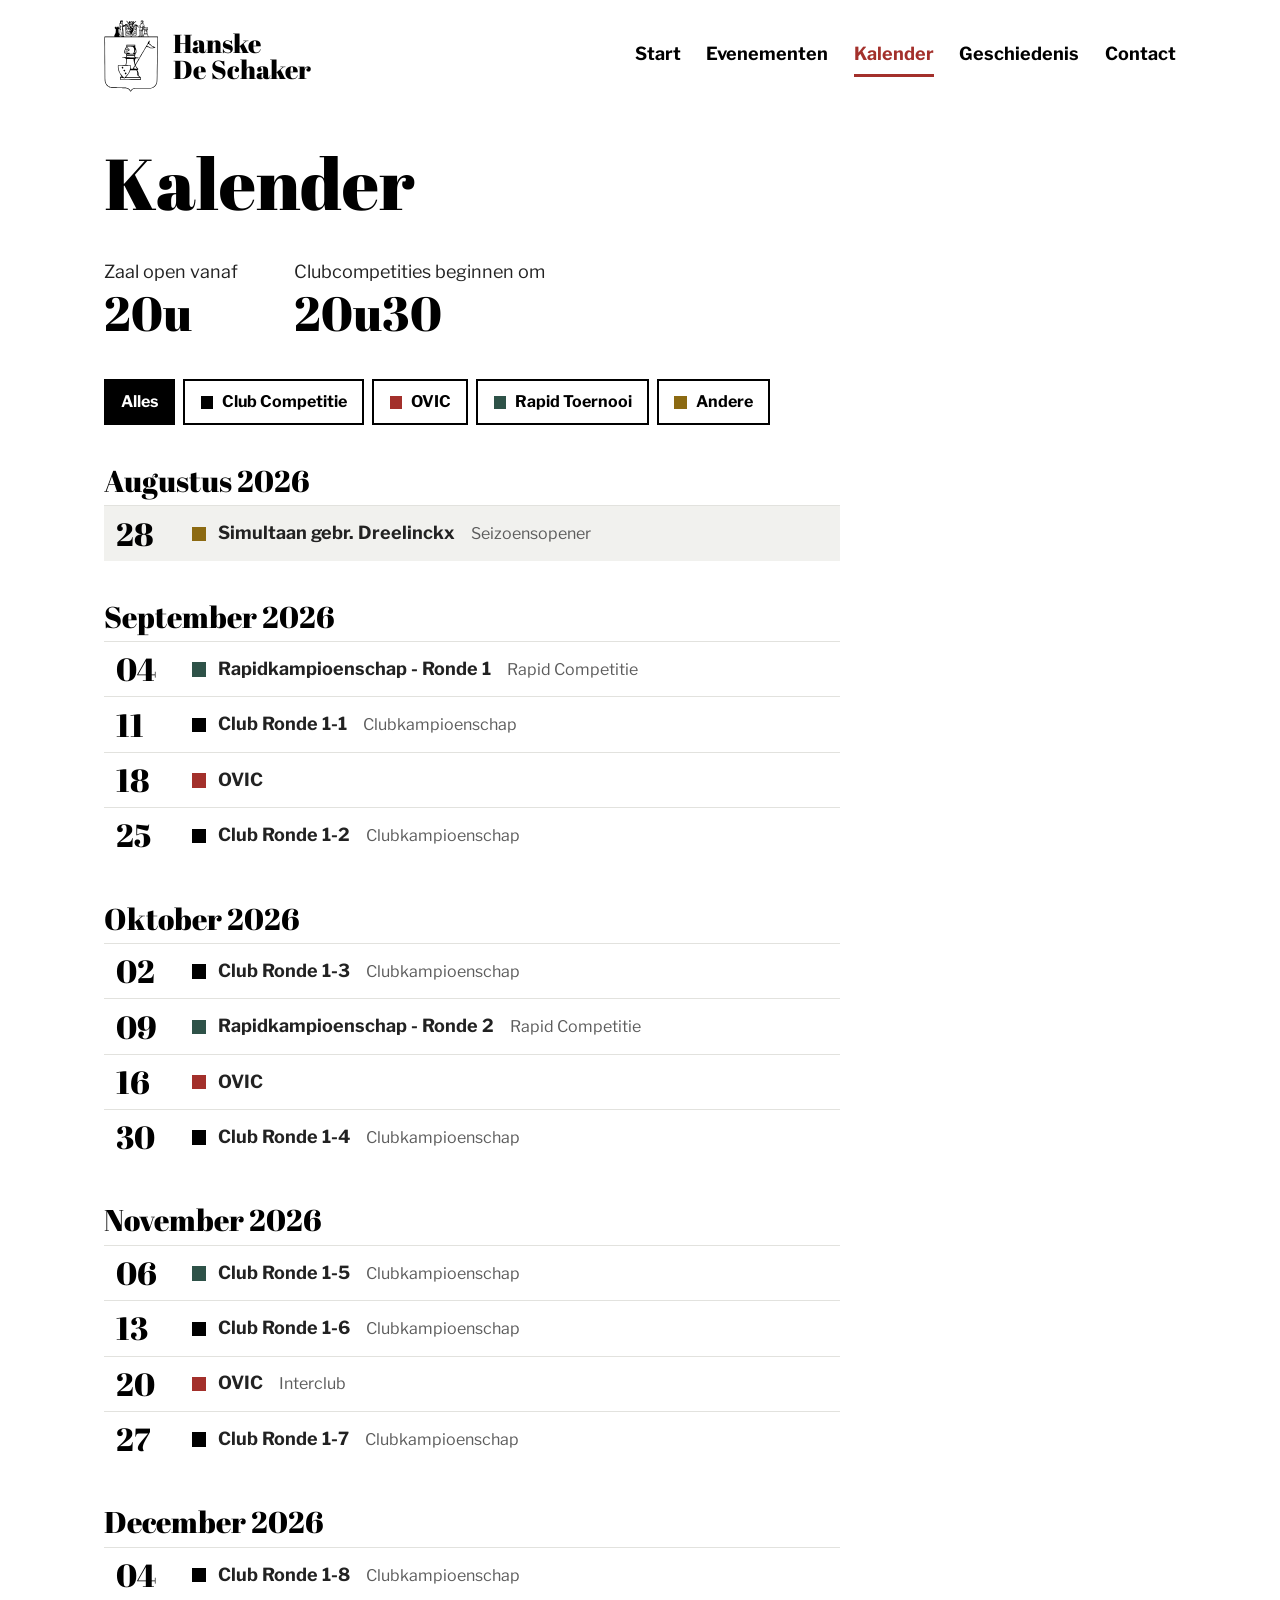
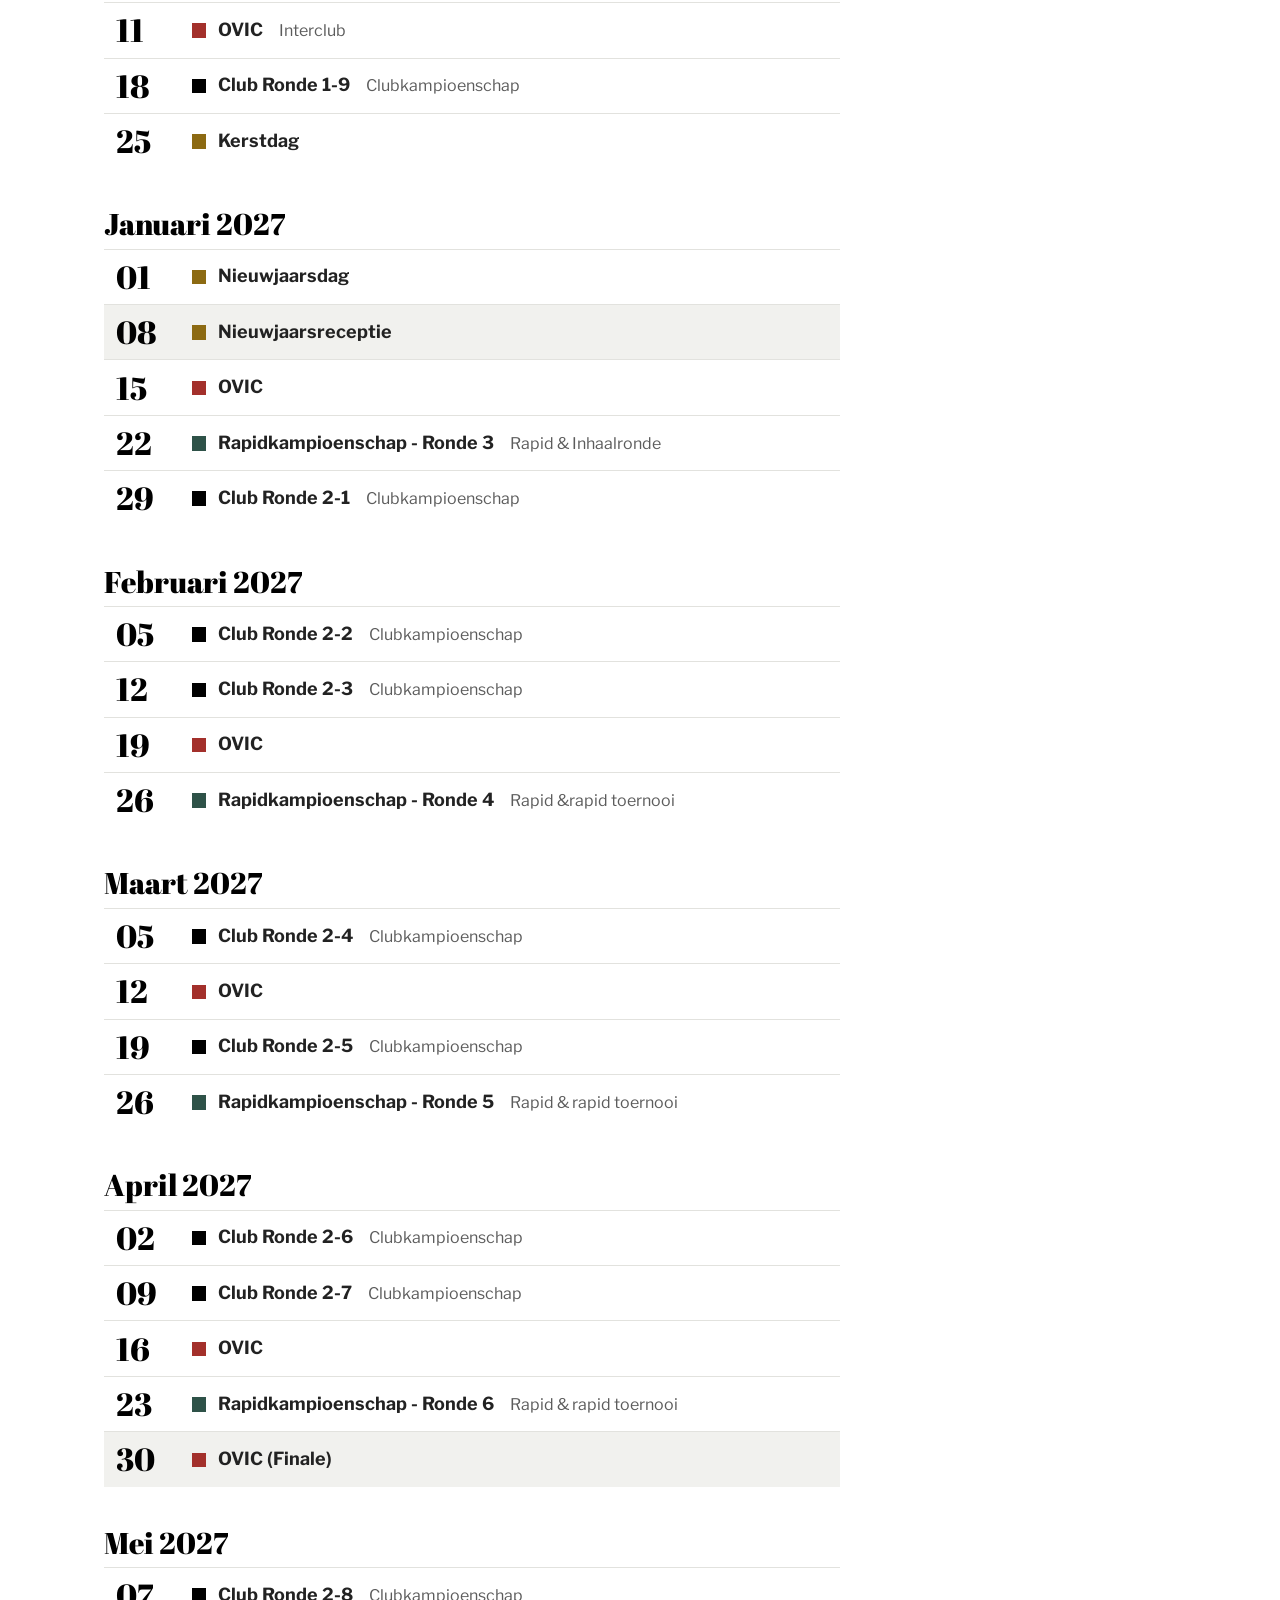
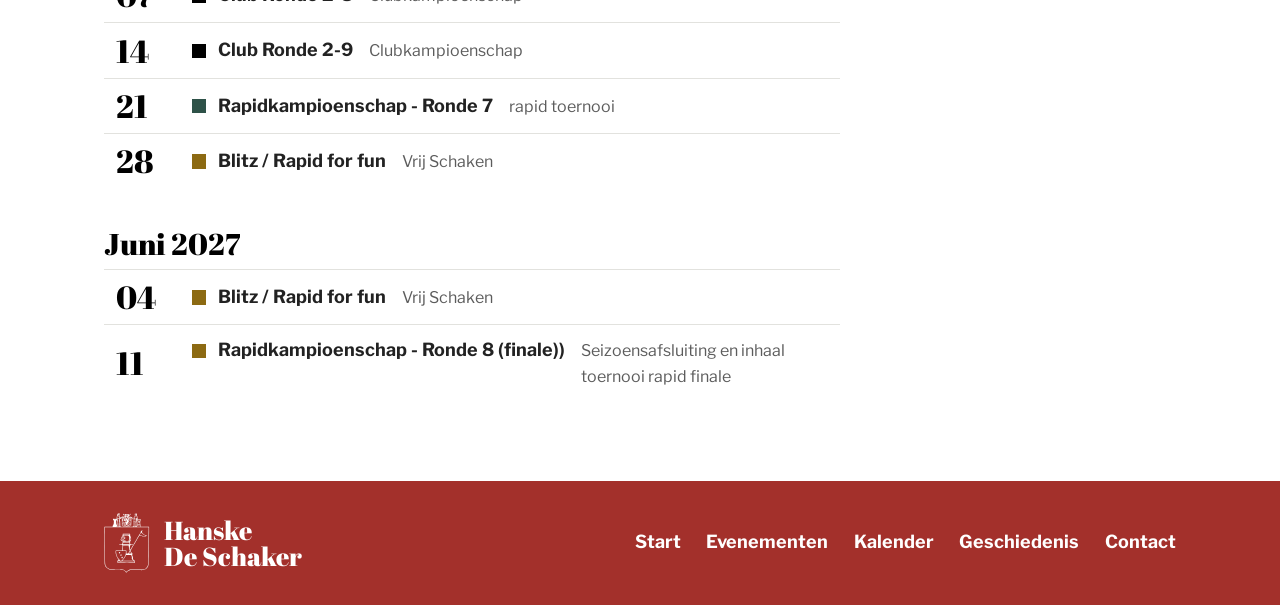
<file: kalender.html>
<!doctype html>
<html lang="nl">
<head>
  <meta charset="utf-8">
  <meta name="viewport" content="width=device-width, initial-scale=1">
  <title>Kalender — Hanske De Schaker</title>
  <meta property="og:title" content="Kalender — Hanske De Schaker">
  <meta property="og:type" content="website">
  <meta property="og:image" content="https://www.hanskedeschaker.eu/images/logo/deelbeeld.png">
  <link rel="icon" href="favicon.svg" type="image/svg+xml">
  <link rel="apple-touch-icon" href="apple-touch-icon.png">
  <link rel="preload" href="fonts/abril-fatface.woff2" as="font" type="font/woff2" crossorigin>
  <link rel="preload" href="fonts/franklin-400.woff2" as="font" type="font/woff2" crossorigin>
  <link rel="stylesheet" href="css/style.css">
</head>
<body>
  <a class="skip" href="#inhoud">Naar de inhoud</a>

  <header class="site-header">
    <div class="wrap">
      <a class="brand" href="index.html">
        <img src="images/logo/schild.svg" width="998" height="1297" alt="">
        <span>Hanske<br>De Schaker</span>
      </a>
      <nav class="site-nav" aria-label="Hoofdmenu">
        <ul>
          <li><a href="index.html">Start</a></li>
          <li><a href="evenementen.html">Evenementen</a></li>
          <li><a href="kalender.html" aria-current="page">Kalender</a></li>
          <li><a href="geschiedenis.html">Geschiedenis</a></li>
          <li><a href="contact.html">Contact</a></li>
        </ul>
      </nav>
    </div>
  </header>

  <main id="inhoud" class="wrap">
    <h1>Kalender</h1>

    <div class="times">
      <p>Zaal open vanaf <strong>20u</strong></p>
      <p>Clubcompetities beginnen om <strong>20u30</strong></p>
    </div>

    <!-- Filter buttons. They only appear when JavaScript works; otherwise every event simply shows. -->
    <div class="filters" role="group" aria-label="Toon alleen" hidden>
      <button type="button" data-filter="all" aria-pressed="true">Alles</button>
      <button type="button" data-filter="club" data-category="club" aria-pressed="false">Club Competitie</button>
      <button type="button" data-filter="ovic" data-category="ovic" aria-pressed="false">OVIC</button>
      <button type="button" data-filter="rapid" data-category="rapid" aria-pressed="false">Rapid Toernooi</button>
      <button type="button" data-filter="event" data-category="event" aria-pressed="false">Andere</button>
    </div>

    <!-- Each event is one <li> block. data-category is one of: club, ovic, rapid, event.
         Add class="event-row highlight" to make an evening stand out. -->
    <section class="month">
      <h2>Augustus 2026</h2>
      <ul class="events">
        <li class="event-row highlight" data-category="event">
          <time datetime="2026-08-28">28</time>
          <span class="what"><strong>Simultaan gebr. Dreelinckx</strong> <span class="tag">Seizoensopener</span></span>
        </li>
      </ul>
    </section>

    <section class="month">
      <h2>September 2026</h2>
      <ul class="events">
        <li class="event-row" data-category="rapid">
          <time datetime="2026-09-04">04</time>
          <span class="what"><strong>Rapidkampioenschap - Ronde 1</strong> <span class="tag">Rapid Competitie</span></span>
        </li>
        <li class="event-row" data-category="club">
          <time datetime="2026-09-11">11</time>
          <span class="what"><strong>Club Ronde 1-1</strong> <span class="tag">Clubkampioenschap</span></span>
        </li>
        <li class="event-row" data-category="ovic">
          <time datetime="2026-09-18">18</time>
          <span class="what"><strong>OVIC</strong></span>
        </li>
        <li class="event-row" data-category="club">
          <time datetime="2026-09-25">25</time>
          <span class="what"><strong>Club Ronde 1-2</strong> <span class="tag">Clubkampioenschap</span></span>
        </li>
      </ul>
    </section>

    <section class="month">
      <h2>Oktober 2026</h2>
      <ul class="events">
        <li class="event-row" data-category="club">
          <time datetime="2026-10-02">02</time>
          <span class="what"><strong>Club Ronde 1-3</strong> <span class="tag">Clubkampioenschap</span></span>
        </li>
        <li class="event-row" data-category="rapid">
          <time datetime="2026-10-09">09</time>
          <span class="what"><strong>Rapidkampioenschap - Ronde 2</strong> <span class="tag">Rapid Competitie</span></span>
        </li>
        <li class="event-row" data-category="ovic">
          <time datetime="2026-10-16">16</time>
          <span class="what"><strong>OVIC</strong></span>
        <li class="event-row" data-category="club">
          <time datetime="2026-10-30">30</time>
          <span class="what"><strong>Club Ronde 1-4</strong> <span class="tag">Clubkampioenschap</span></span>
        </li>
      </ul>
    </section>

    <section class="month">
      <h2>November 2026</h2>
      <ul class="events">
        <li class="event-row" data-category="rapid">
          <time datetime="2026-11-06">06</time>
          <span class="what"><strong>Club Ronde 1-5</strong> <span class="tag">Clubkampioenschap</span></span>
        </li>
        <li class="event-row" data-category="club">
          <time datetime="2026-11-13">13</time>
          <span class="what"><strong>Club Ronde 1-6</strong> <span class="tag">Clubkampioenschap</span></span>
        </li>
        <li class="event-row" data-category="ovic">
          <time datetime="2026-11-20">20</time>
          <span class="what"><strong>OVIC</strong> <span class="tag">Interclub</span></span>
        </li>
        <li class="event-row" data-category="club">
          <time datetime="2026-11-27">27</time>
          <span class="what"><strong>Club Ronde 1-7</strong> <span class="tag">Clubkampioenschap</span></span>
        </li>
      </ul>
    </section>

    <section class="month">
      <h2>December 2026</h2>
      <ul class="events">
        <li class="event-row" data-category="club">
          <time datetime="2026-12-04">04</time>
          <span class="what"><strong>Club Ronde 1-8</strong> <span class="tag">Clubkampioenschap</span></span>
        </li>
        <li class="event-row" data-category="ovic">
          <time datetime="2026-12-11">11</time>
          <span class="what"><strong>OVIC</strong> <span class="tag">Interclub</span></span>
        </li>
        <li class="event-row" data-category="club">
          <time datetime="2026-12-18">18</time>
          <span class="what"><strong>Club Ronde 1-9</strong> <span class="tag">Clubkampioenschap</span></span>
        </li>
        <li class="event-row" data-category="event">
          <time datetime="2026-12-25">25</time>
          <span class="what"><strong>Kerstdag</strong></span>
        </li>
      </ul>
    </section>

    <section class="month">
      <h2>Januari 2027</h2>
      <ul class="events">
        <li class="event-row" data-category="event">
          <time datetime="2027-01-01">01</time>
          <span class="what"><strong>Nieuwjaarsdag</strong></span>
        </li>
        <li class="event-row highlight" data-category="event">
          <time datetime="2027-01-08">08</time>
          <span class="what"><strong>Nieuwjaarsreceptie</strong></span>
        </li>
        <li class="event-row" data-category="ovic">
          <time datetime="2027-01-15">15</time>
          <span class="what"><strong>OVIC</strong></span>
        </li>
        <li class="event-row" data-category="rapid">
          <time datetime="2027-01-22">22</time>
          <span class="what"><strong>Rapidkampioenschap - Ronde 3</strong> <span class="tag">Rapid &amp; Inhaalronde</span></span>
        </li>
        <li class="event-row" data-category="club">
          <time datetime="2027-01-29">29</time>
          <span class="what"><strong>Club Ronde 2-1</strong> <span class="tag">Clubkampioenschap</span></span>
        </li>
      </ul>
    </section>

    <section class="month">
      <h2>Februari 2027</h2>
      <ul class="events">
        <li class="event-row" data-category="club">
          <time datetime="2027-02-05">05</time>
          <span class="what"><strong>Club Ronde 2-2</strong> <span class="tag">Clubkampioenschap</span></span>
        </li>
        <li class="event-row" data-category="club">
          <time datetime="2027-02-12">12</time>
          <span class="what"><strong>Club Ronde 2-3</strong> <span class="tag">Clubkampioenschap</span></span>
        </li>
        <li class="event-row" data-category="ovic">
          <time datetime="2027-02-19">19</time>
          <span class="what"><strong>OVIC</strong></span>
        </li>
        <li class="event-row" data-category="rapid">
          <time datetime="2027-02-26">26</time>
          <span class="what"><strong>Rapidkampioenschap - Ronde 4</strong> <span class="tag">Rapid &amp;rapid toernooi</span></span>
        </li>
      </ul>
    </section>

    <section class="month">
      <h2>Maart 2027</h2>
      <ul class="events">
        <li class="event-row" data-category="club">
          <time datetime="2027-03-05">05</time>
          <span class="what"><strong>Club Ronde 2-4</strong> <span class="tag">Clubkampioenschap</span></span>
        </li>
        <li class="event-row" data-category="ovic">
          <time datetime="2027-03-12">12</time>
          <span class="what"><strong>OVIC</strong></span>
        </li>
        <li class="event-row" data-category="club">
          <time datetime="2027-03-19">19</time>
          <span class="what"><strong>Club Ronde 2-5</strong> <span class="tag">Clubkampioenschap</span></span>
        </li>
        <li class="event-row" data-category="rapid">
          <time datetime="2027-03-26">26</time>
          <span class="what"><strong>Rapidkampioenschap - Ronde 5</strong> <span class="tag">Rapid &amp; rapid toernooi</span></span>
        </li>
      </ul>
    </section>

    <section class="month">
      <h2>April 2027</h2>
      <ul class="events">
        <li class="event-row" data-category="club">
          <time datetime="2027-04-02">02</time>
          <span class="what"><strong>Club Ronde 2-6</strong> <span class="tag">Clubkampioenschap</span></span>
        </li>
        <li class="event-row" data-category="club">
          <time datetime="2027-04-09">09</time>
          <span class="what"><strong>Club Ronde 2-7</strong> <span class="tag">Clubkampioenschap</span></span>
        </li>
        <li class="event-row" data-category="ovic">
          <time datetime="2027-04-16">16</time>
          <span class="what"><strong>OVIC</strong></span>
        </li>
        <li class="event-row" data-category="rapid">
          <time datetime="2027-04-23">23</time>
          <span class="what"><strong>Rapidkampioenschap - Ronde 6</strong> <span class="tag">Rapid &amp; rapid toernooi</span></span>
        </li>
        <li class="event-row highlight" data-category="ovic">
          <time datetime="2027-04-30">30</time>
          <span class="what"><strong>OVIC (Finale)</strong></span>
        </li>
      </ul>
    </section>

    <section class="month">
      <h2>Mei 2027</h2>
      <ul class="events">
        <li class="event-row" data-category="club">
          <time datetime="2027-05-07">07</time>
          <span class="what"><strong>Club Ronde 2-8</strong> <span class="tag">Clubkampioenschap</span></span>
        </li>
        <li class="event-row" data-category="club">
          <time datetime="2027-05-14">14</time>
          <span class="what"><strong>Club Ronde 2-9</strong> <span class="tag">Clubkampioenschap</span></span>
        </li>
        <li class="event-row" data-category="rapid">
          <time datetime="2027-05-21">21</time>
          <span class="what"><strong>Rapidkampioenschap - Ronde 7</strong> <span class="tag">rapid toernooi</span></span>
        </li>
        <li class="event-row" data-category="event">
          <time datetime="2027-05-28">28</time>
          <span class="what"><strong>Blitz / Rapid for fun</strong> <span class="tag">Vrij Schaken</span></span>
        </li>
      </ul>
    </section>

    <section class="month">
      <h2>Juni 2027</h2>
      <ul class="events">
        <li class="event-row" data-category="event">
          <time datetime="2027-06-04">04</time>
          <span class="what"><strong>Blitz / Rapid for fun</strong> <span class="tag">Vrij Schaken</span></span>
        </li>
        <li class="event-row" data-category="event">
          <time datetime="2027-06-11">11</time>
          <span class="what"><strong>Rapidkampioenschap - Ronde 8 (finale))</strong> <span class="tag">Seizoensafsluiting en inhaal toernooi rapid finale</span></span>
        </li>
      </ul>
    </section>
  </main>

  <footer class="site-footer">
    <div class="wrap">
      <a class="brand" href="index.html">
        <img src="images/logo/schild.svg" width="998" height="1297" alt="">
        <span>Hanske<br>De Schaker</span>
      </a>
      <nav aria-label="Menu onderaan">
        <ul>
          <li><a href="index.html">Start</a></li>
          <li><a href="evenementen.html">Evenementen</a></li>
          <li><a href="kalender.html">Kalender</a></li>
          <li><a href="geschiedenis.html">Geschiedenis</a></li>
          <li><a href="contact.html">Contact</a></li>
        </ul>
      </nav>
    </div>
  </footer>

  <script>
    // Calendar filter: shows only one kind of event when a button is clicked.
    var buttons = document.querySelectorAll('.filters button');
    var rows = document.querySelectorAll('.event-row');

    buttons.forEach(function (button) {
      button.addEventListener('click', function () {
        var choice = button.dataset.filter;
        buttons.forEach(function (b) {
          b.setAttribute('aria-pressed', b === button ? 'true' : 'false');
        });
        rows.forEach(function (row) {
          row.hidden = choice !== 'all' && row.dataset.category !== choice;
        });
      });
    });

    document.querySelector('.filters').hidden = false;
  </script>
</body>
</html>
</file>
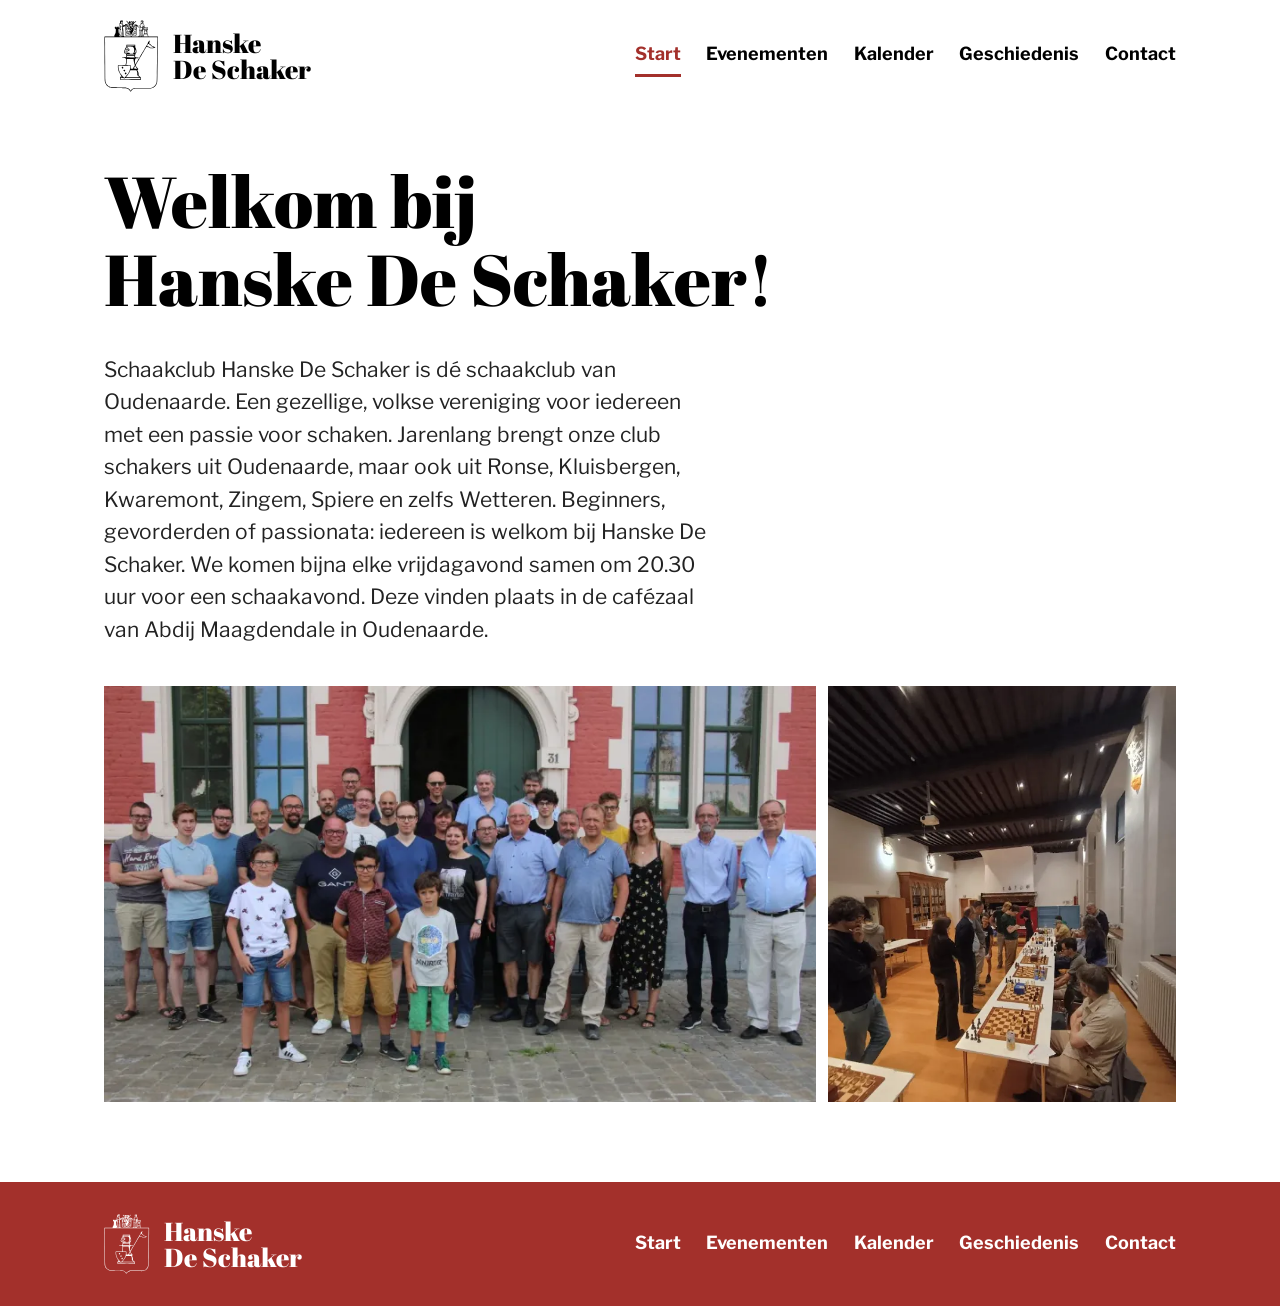
<file: start.html>
<!doctype html>
<html lang="nl">
<head>
  <meta charset="utf-8">
  <title>Hanske De Schaker</title>
  <!-- The old Squarespace homepage lived at /start. This sends those visitors to the new homepage. -->
  <meta http-equiv="refresh" content="0; url=index.html">
  <link rel="canonical" href="https://www.hanskedeschaker.eu/">
</head>
<body>
  <p><a href="index.html">Ga naar de startpagina</a></p>
</body>
</html>
</file>
<file: css/style.css>
/* ==========================================================================
   Hanske De Schaker — stylesheet for the whole site
   --------------------------------------------------------------------------
   Colours, fonts and sizes are set ONCE, in the :root block below.
   Change a value there and it changes everywhere.
   ========================================================================== */


/* ---------- 1. Fonts ------------------------------------------------------
   Stored in the /fonts folder, so no outside service (like Google Fonts)
   is contacted when someone visits the site.
   - Abril Fatface: the typeface of the logo, used for headings.
   - Libre Franklin: a sturdy, very readable typeface, used for text. */

@font-face {
  font-family: "Abril Fatface";
  src: url("../fonts/abril-fatface.woff2") format("woff2");
  font-weight: 400;
  font-display: swap;
}
@font-face {
  font-family: "Libre Franklin";
  src: url("../fonts/franklin-400.woff2") format("woff2");
  font-weight: 400;
  font-display: swap;
}
@font-face {
  font-family: "Libre Franklin";
  src: url("../fonts/franklin-700.woff2") format("woff2");
  font-weight: 700;
  font-display: swap;
}


/* ---------- 2. Colours, fonts and sizes ----------------------------------
   The colours are the heraldic colours of the club's shield, matched to
   its home: the brick red and green gates of Abdij Maagdendale.          */

:root {
  --black: #000;         /* the ink of the logo */
  --red:   #a3302b;      /* Maagdendale brick */
  --green: #2e5248;      /* "de groene poort" */
  --gold:  #8c6a12;      /* Hanske's gold */
  --white: #fff;

  --text:  #222;         /* body text */
  --muted: #5c5c5c;      /* dates, captions, small print */
  --stone: #f1f1ee;      /* light background for highlighted rows */
  --line:  #e2e2de;      /* thin dividing lines in lists */

  --font-display: "Abril Fatface", Georgia, serif;
  --font-body: "Libre Franklin", system-ui, -apple-system, "Segoe UI", sans-serif;

  --page-width: 72rem;   /* widest the content gets */
  --text-width: 38rem;   /* comfortable reading width for paragraphs */
  --gutter: clamp(1rem, 4vw, 2.5rem); /* space at the left/right edge */
}


/* ---------- 3. Basics ---------------------------------------------------- */

*,
*::before,
*::after {
  box-sizing: border-box;
}

html {
  -webkit-text-size-adjust: 100%;
  text-size-adjust: 100%;
}

body {
  margin: 0;
  background: var(--white);
  color: var(--text);
  font-family: var(--font-body);
  font-size: 1.125rem;   /* 18px */
  line-height: 1.6;
}

img {
  display: block;
  max-width: 100%;
  height: auto;
}

h1,
h2,
h3 {
  margin: 0 0 0.5em;
  color: var(--black);
  font-family: var(--font-display);
  font-weight: 400;      /* Abril Fatface only comes in one (heavy) weight */
  line-height: 1.08;
  text-wrap: balance;
}

h1 { font-size: clamp(2.5rem, 1.5rem + 4.4vw, 4.5rem); }
h2 { font-size: clamp(1.75rem, 1.35rem + 1.5vw, 2.5rem); }
h3 { font-size: clamp(1.5rem, 1.25rem + 1vw, 2rem); }

p {
  margin: 0 0 1em;
}

a {
  color: var(--red);
  text-decoration-thickness: 0.08em;
  text-underline-offset: 0.16em;
}

a:hover {
  color: var(--black);
}

:focus-visible {
  outline: 3px solid var(--red);
  outline-offset: 3px;
}

/* Anything with the "hidden" attribute stays hidden, whatever else applies */
[hidden] {
  display: none !important;
}

/* Centres the content and keeps it away from the screen edges */
.wrap {
  max-width: var(--page-width);
  margin-inline: auto;
  padding-inline: var(--gutter);
}

.lead {
  max-width: var(--text-width);
  font-size: 1.3125rem;  /* 21px */
  line-height: 1.55;
}

.text {
  max-width: var(--text-width);
}

figure {
  margin: 0;
}

figcaption {
  margin-top: 0.6rem;
  color: var(--muted);
  font-size: 1rem;
}

/* "Naar de inhoud" link: invisible until reached with the Tab key */
.skip {
  position: absolute;
  top: 0.75rem;
  left: -9999px;
  z-index: 10;
  padding: 0.5rem 1rem;
  background: var(--white);
  color: var(--black);
  font-weight: 700;
}

.skip:focus {
  left: 0.75rem;
}


/* ---------- 4. Header and menu ------------------------------------------- */

.site-header .wrap {
  display: flex;
  flex-wrap: wrap;
  align-items: center;
  justify-content: space-between;
  gap: 1rem 2.5rem;
  padding-block: 1.25rem;
}

/* Shield + club name, used in the header and the footer */
.brand {
  display: flex;
  align-items: center;
  gap: 0.85rem;
  color: var(--black);
  text-decoration: none;
}

.brand img {
  width: auto;
  height: 4.5rem;
}

.brand span {
  font-family: var(--font-display);
  font-size: 1.625rem;
  line-height: 1;
}

.brand:hover {
  color: var(--black);
}

.site-nav ul,
.site-footer ul {
  display: flex;
  flex-wrap: wrap;
  gap: 0.25rem 1.6rem;
  margin: 0;
  padding: 0;
  list-style: none;
}

.site-nav a {
  display: block;
  padding-block: 0.3rem;
  border-bottom: 3px solid transparent;
  color: var(--black);
  font-weight: 700;
  text-decoration: none;
}

.site-nav a:hover {
  border-bottom-color: var(--black);
}

/* The page you are on */
.site-nav a[aria-current="page"] {
  border-bottom-color: var(--red);
  color: var(--red);
}

main {
  padding-block: 2rem 1rem;
}


/* ---------- 5. Start page ------------------------------------------------ */

/* Keeps "Hanske De Schaker!" together on one line where it fits */
.home h1 {
  max-width: 10em;
  margin-top: 0.25em;
  text-wrap: wrap;
}

.home h1 .nowrap {
  white-space: nowrap;
}

@media (min-width: 40rem) {
  .home h1 .name {
    white-space: nowrap;
  }
}

/* Two photos side by side at the same height.
   The flex-grow numbers are each photo's width divided by its height. */
.photo-pair {
  display: flex;
  gap: 0.75rem;
  margin-top: 2.5rem;
}

.photo-pair img {
  min-width: 0;
  flex-basis: 0;
}

.photo-pair img:nth-child(1) { flex-grow: 1.715; }  /* 799 / 466 */
.photo-pair img:nth-child(2) { flex-grow: 0.839; }  /* 584 / 696 */


/* ---------- 6. Evenementen ----------------------------------------------- */

/* Each year: the year on the left, that year's events on the right */
.year {
  display: grid;
  grid-template-columns: 8.5rem minmax(0, 1fr);
  gap: 0 2.5rem;
  padding-block: 2.5rem;
}

.year-label {
  position: sticky;      /* the year stays in view while you scroll */
  top: 1.5rem;
  align-self: start;
  margin: 0;
  color: var(--red);
  font-size: clamp(2.5rem, 1.5rem + 3vw, 4rem);
  line-height: 1;
}

.event {
  max-width: 50rem;
}

.event + .event {
  margin-top: 4rem;
}

.event h3 {
  margin-bottom: 0.25em;
}

.event p {
  max-width: var(--text-width);
}

.date {
  color: var(--muted);
  font-weight: 700;
}

/* Photo groups: up to three columns on wide screens, fewer on phones.
   Photos keep their own shape; nothing is cropped. */
.photos {
  columns: 3 12rem;
  column-gap: 0.75rem;
  margin-top: 1.75rem;
}

/* Exactly two photos: two columns */
.photos:has(> img:nth-child(2):last-child) {
  columns: 2 12rem;
}

.photos img {
  width: 100%;
  margin-bottom: 0.75rem;
  break-inside: avoid;
}

/* For groups of small photos: narrower columns */
.photos.small {
  columns: 3 8.5rem;
}

/* Small score tables */
.scores {
  margin: 0.5rem 0 1.5rem;
  border-collapse: collapse;
}

.scores caption {
  margin-bottom: 0.4rem;
  color: var(--black);
  font-family: var(--font-display);
  font-size: 1.5rem;
  text-align: left;
}

.scores th,
.scores td {
  padding: 0.45rem 1.75rem 0.45rem 0;
  border-bottom: 1px solid var(--line);
  font-weight: 400;
  text-align: left;
  vertical-align: top;
}

.scores td:last-child {
  padding-right: 0;
  font-weight: 700;
  font-variant-numeric: tabular-nums;
}


/* ---------- 7. Kalender -------------------------------------------------- */

.times {
  display: flex;
  flex-wrap: wrap;
  gap: 1.5rem 3.5rem;
  margin: 0.5rem 0 2.5rem;
}

.times p {
  margin: 0;
}

.times strong {
  display: block;
  color: var(--black);
  font-family: var(--font-display);
  font-size: 3rem;
  font-weight: 400;
  line-height: 1.1;
}

/* Each kind of event has its own colour (a small square, like a chessboard square) */
[data-category="club"]  { --kind: var(--black); }
[data-category="ovic"]  { --kind: var(--red); }
[data-category="rapid"] { --kind: var(--green); }
[data-category="event"] { --kind: var(--gold); }

.filters {
  display: flex;
  flex-wrap: wrap;
  gap: 0.5rem;
  margin-bottom: 1rem;
}

.filters button {
  display: inline-flex;
  align-items: center;
  gap: 0.55rem;
  padding: 0.5rem 0.95rem;
  border: 2px solid var(--black);
  background: var(--white);
  color: var(--black);
  font: inherit;
  font-size: 1rem;
  font-weight: 700;
  cursor: pointer;
}

.filters button:hover {
  background: var(--stone);
}

.filters button[aria-pressed="true"] {
  background: var(--black);
  color: var(--white);
}

.filters button[data-category]::before,
.event-row .what::before {
  content: "";
  display: inline-block;
  flex: none;
  width: 0.8em;
  height: 0.8em;
  background: var(--kind);
}

.filters button[aria-pressed="true"]::before {
  outline: 2px solid var(--white);
}

.month {
  max-width: 46rem;
}

.month h2 {
  margin: 2.5rem 0 0.5rem;
  font-size: 1.875rem;
}

/* A month with no visible events (because of the filter) is hidden */
.month:not(:has(.event-row:not([hidden]))) {
  display: none;
}

.events {
  margin: 0;
  padding: 0;
  list-style: none;
}

.event-row {
  display: grid;
  grid-template-columns: 3.75rem minmax(0, 1fr);
  align-items: center;
  gap: 1rem;
  padding: 0.7rem 0.75rem;
  border-top: 1px solid var(--line);
}

.event-row time {
  color: var(--black);
  font-family: var(--font-display);
  font-size: 2rem;
  line-height: 1;
}

/* Square, title and label side by side (the label moves under the title on phones) */
.event-row .what {
  display: grid;
  grid-template-columns: 0.8em auto minmax(0, 1fr);
  align-items: baseline;
  gap: 0.1rem 0.7rem;
}

.event-row .what::before {
  align-self: start;
  margin-top: 0.42em;
}

.event-row .tag {
  margin-left: 0.35rem;
  color: var(--muted);
  font-size: 1rem;
}

/* Special evenings */
.event-row.highlight {
  background: var(--stone);
}


/* ---------- 8. Geschiedenis ---------------------------------------------- */

/* A block of text with photos next to it */
.story {
  display: grid;
  grid-template-columns: minmax(0, 1.1fr) minmax(0, 1fr);
  gap: 2rem 3rem;
  align-items: start;
  margin-bottom: 4.5rem;
}

.story.reverse > figure,
.story.reverse > .archive {
  order: -1;
}

.story img {
  width: 100%;
}

/* Archive photos in two columns, each photo keeping its own shape */
.archive {
  columns: 2;
  column-gap: 0.75rem;
}

.archive img {
  margin-bottom: 0.75rem;
  break-inside: avoid;
}

.champions {
  columns: 3 14rem;
  column-gap: 2.5rem;
  margin: 2rem 0 0;
  padding: 0;
  list-style: none;
}

.champions li {
  display: grid;
  grid-template-columns: 3.4rem minmax(0, 1fr);
  gap: 0.75rem;
  padding: 0.4rem 0;
  border-top: 1px solid var(--line);
  break-inside: avoid;
}

.champions .year-number {
  color: var(--red);
  font-family: var(--font-display);
}


/* ---------- 9. Contact --------------------------------------------------- */

.contact {
  display: grid;
  grid-template-columns: minmax(0, 1fr) minmax(0, 1fr);
  gap: 3rem;
  align-items: start;
}

.mail {
  margin-top: -0.75em;
  font-size: clamp(1.25rem, 1rem + 1vw, 1.625rem);
  font-weight: 700;
  line-height: 1.3;
  overflow-wrap: break-word;
}

.people {
  margin: 2rem 0;
}

.people div {
  padding: 0.6rem 0;
  border-top: 1px solid var(--line);
}

.people dt {
  color: var(--muted);
  font-size: 1rem;
}

.people dd {
  margin: 0;
}

.people a {
  font-weight: 700;
}

.location figure {
  margin-bottom: 1rem;
}

.lessons {
  padding: clamp(1.5rem, 4vw, 2.5rem);
  background: var(--green);
  color: var(--white);
}

.lessons h2 {
  color: var(--white);
}

.lessons a {
  color: var(--white);
  font-weight: 700;
}

.lessons .note {
  margin-bottom: 0;
  font-size: 1rem;
}


/* ---------- 10. Footer --------------------------------------------------- */

.site-footer {
  margin-top: 4rem;
  background: var(--red);
  color: var(--white);
}

.site-footer .wrap {
  display: flex;
  flex-wrap: wrap;
  align-items: center;
  justify-content: space-between;
  gap: 1.5rem 2.5rem;
  padding-block: 2rem;
}

.site-footer .brand,
.site-footer .brand:hover,
.site-footer a {
  color: var(--white);
}

.site-footer .brand img {
  height: 3.75rem;
  filter: invert(1);     /* turns the black shield white */
}

.site-footer ul a {
  font-weight: 700;
  text-decoration: none;
}

.site-footer ul a:hover {
  text-decoration: underline;
}

.site-footer :focus-visible {
  outline-color: var(--white);
}


/* ---------- 11. Tablets and phones --------------------------------------- */

@media (max-width: 56rem) {
  .story,
  .contact {
    grid-template-columns: minmax(0, 1fr);
  }

  .story.reverse > figure,
  .story.reverse > .archive {
    order: 0;
  }
}

@media (max-width: 48rem) {
  .year {
    grid-template-columns: minmax(0, 1fr);
    padding-block: 1.5rem;
  }

  .year-label {
    position: static;
    margin-bottom: 1rem;
  }

  .photo-pair {
    flex-direction: column;
  }
}

@media (max-width: 40rem) {
  body {
    font-size: 1.0625rem;  /* 17px */
  }

  .site-header .wrap {
    padding-block: 1rem;
  }

  .brand img {
    height: 3.5rem;
  }

  .brand span {
    font-size: 1.375rem;
  }

  .site-nav {
    width: 100%;
  }

  .site-nav ul {
    gap: 0.25rem 1.1rem;
  }

  .lead {
    font-size: 1.1875rem;
  }

  .times strong {
    font-size: 2.5rem;
  }

  .event-row {
    grid-template-columns: 2.75rem minmax(0, 1fr);
    gap: 0.75rem;
    padding-inline: 0.5rem;
  }

  .event-row time {
    font-size: 1.625rem;
  }

  .event-row .what {
    grid-template-columns: 0.8em minmax(0, 1fr);
  }

  .event-row .tag {
    grid-column: 2;
    margin-left: 0;
  }
}

/* Respect people who prefer less motion (the site has very little anyway) */
@media (prefers-reduced-motion: reduce) {
  * {
    scroll-behavior: auto !important;
  }
}
</file>
